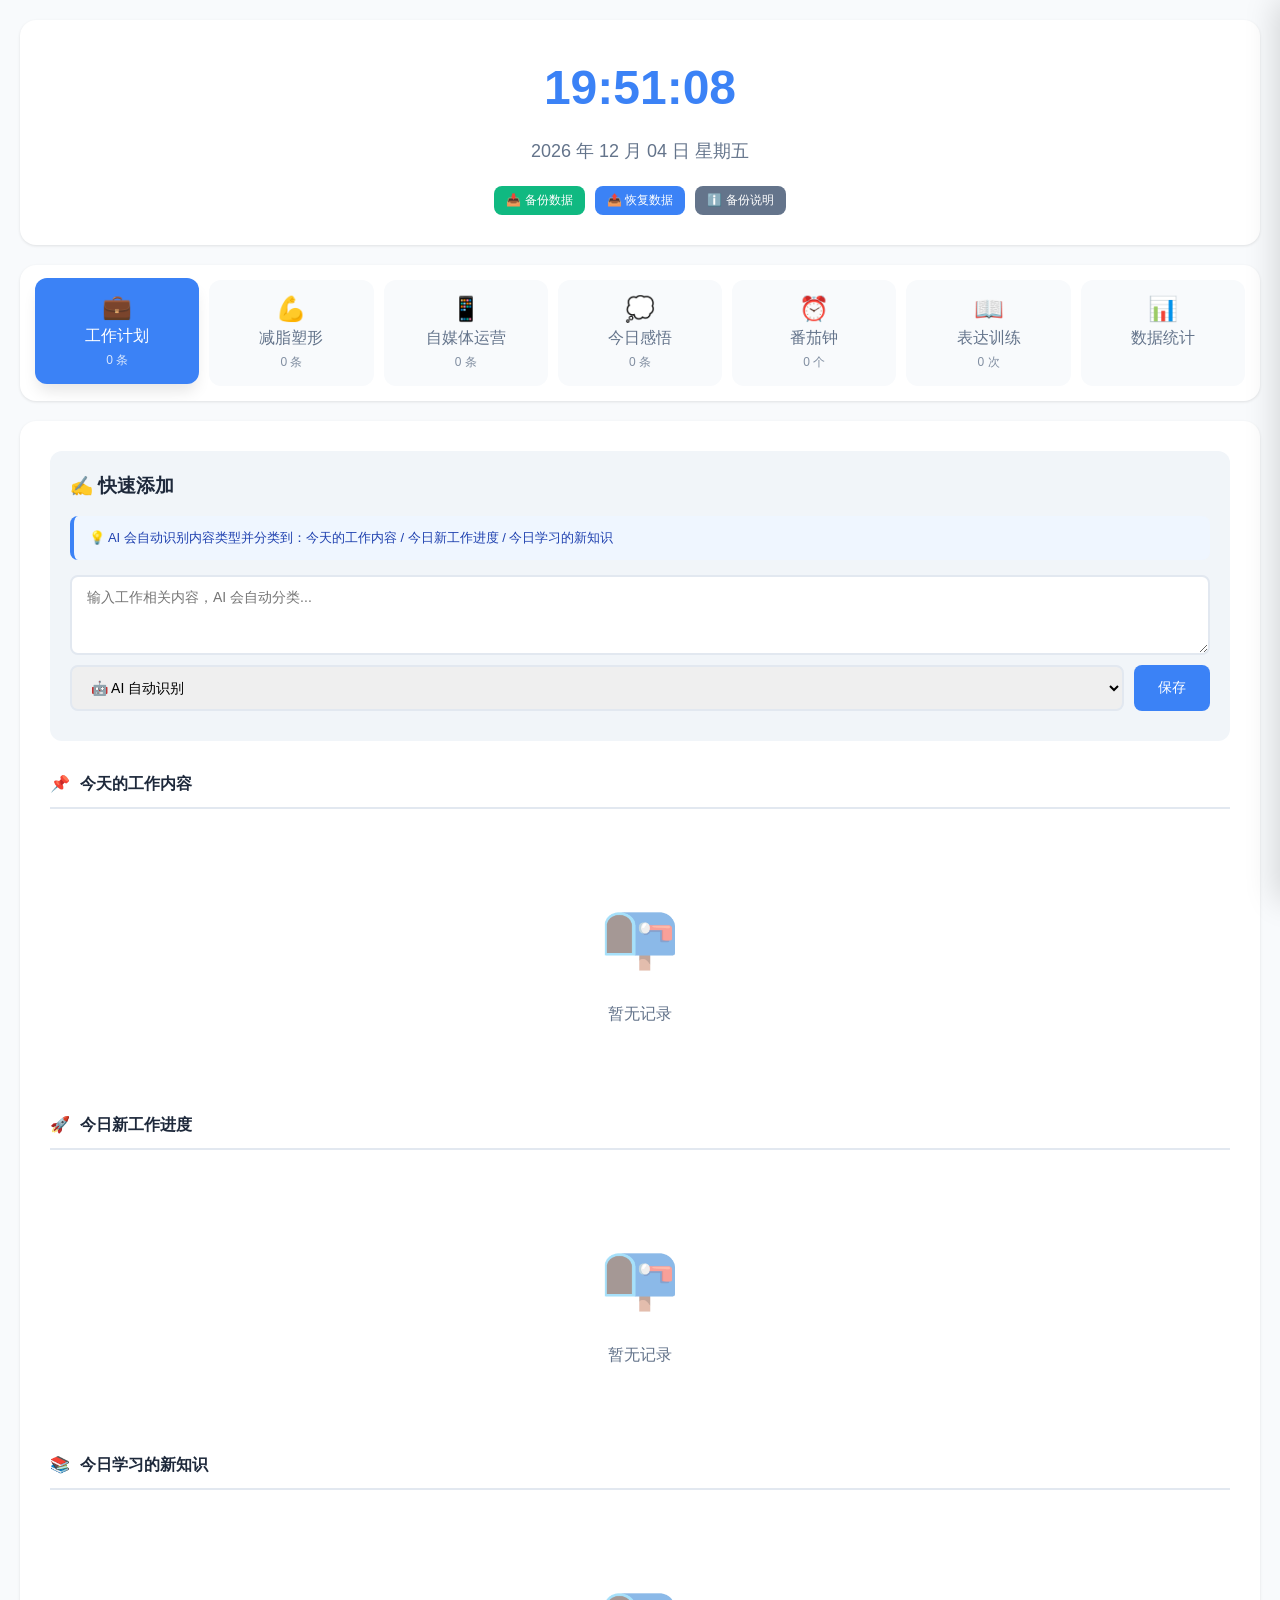
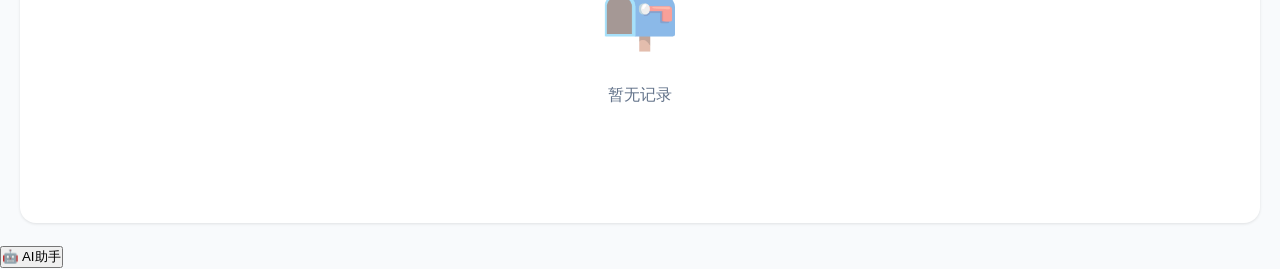
<file: index.html>
<!DOCTYPE html>
<html lang="zh-CN">
<head>
    <meta charset="UTF-8">
    <meta name="viewport" content="width=device-width, initial-scale=1.0">
    <title>个人工作台 v2.2 - AI深度集成版</title>
    
    <!-- AI助手样式（蓝色主题）-->
    <link rel="stylesheet" href="ai-assistant-blue-theme.css">
    <link rel="stylesheet" href="work-kb-integration.css">
    
    <style>
        * {
            margin: 0;
            padding: 0;
            box-sizing: border-box;
        }

        :root {
            --primary-color: #3b82f6;
            --success-color: #10b981;
            --warning-color: #f59e0b;
            --danger-color: #ef4444;
            --bg-primary: #f8fafc;
            --bg-secondary: #ffffff;
            --text-primary: #1e293b;
            --text-secondary: #64748b;
            --border-color: #e2e8f0;
            --shadow: 0 1px 3px rgba(0, 0, 0, 0.1);
            --shadow-lg: 0 10px 15px -3px rgba(0, 0, 0, 0.1);
        }

        body {
            font-family: -apple-system, BlinkMacSystemFont, "Segoe UI", Roboto, "Helvetica Neue", Arial, sans-serif;
            background: var(--bg-primary);
            color: var(--text-primary);
            line-height: 1.6;
        }

        .container {
            max-width: 1400px;
            margin: 0 auto;
            padding: 20px;
        }

        /* 顶部时间区域 */
        .header {
            background: var(--bg-secondary);
            padding: 30px;
            border-radius: 16px;
            box-shadow: var(--shadow);
            margin-bottom: 20px;
            text-align: center;
        }

        .current-time {
            font-size: 48px;
            font-weight: bold;
            color: var(--primary-color);
            margin-bottom: 10px;
        }

        .current-date {
            font-size: 18px;
            color: var(--text-secondary);
        }

        /* Tab 导航 */
        .tabs {
            display: flex;
            gap: 10px;
            margin-bottom: 20px;
            background: var(--bg-secondary);
            padding: 15px;
            border-radius: 16px;
            box-shadow: var(--shadow);
            overflow-x: auto;
        }

        .tab-btn {
            flex: 1;
            min-width: 150px;
            padding: 15px 20px;
            border: none;
            background: var(--bg-primary);
            border-radius: 12px;
            cursor: pointer;
            font-size: 16px;
            font-weight: 500;
            color: var(--text-secondary);
            transition: all 0.3s;
            display: flex;
            flex-direction: column;
            align-items: center;
            gap: 5px;
        }

        .tab-btn:hover {
            background: #e0e7ff;
        }

        .tab-btn.active {
            background: var(--primary-color);
            color: white;
            transform: translateY(-2px);
            box-shadow: var(--shadow-lg);
        }

        .tab-icon {
            font-size: 24px;
        }

        .tab-count {
            font-size: 12px;
            opacity: 0.8;
        }

        /* Tab 内容区域 */
        .tab-content {
            display: none;
            background: var(--bg-secondary);
            border-radius: 16px;
            padding: 30px;
            box-shadow: var(--shadow);
            min-height: 600px;
        }

        .tab-content.active {
            display: block;
            animation: fadeIn 0.3s;
        }

        @keyframes fadeIn {
            from { opacity: 0; transform: translateY(10px); }
            to { opacity: 1; transform: translateY(0); }
        }

        @keyframes bounce {
            0%, 100% { transform: translateY(0); }
            50% { transform: translateY(-10px); }
        }

        @keyframes pulse {
            0%, 100% { transform: scale(1); }
            50% { transform: scale(1.05); }
        }

        @keyframes slideIn {
            from { opacity: 0; transform: translateX(-20px); }
            to { opacity: 1; transform: translateX(0); }
        }

        /* 快速输入区域 */
        .quick-input {
            margin-bottom: 30px;
            padding: 20px;
            background: #f1f5f9;
            border-radius: 12px;
        }

        .quick-input h3 {
            margin-bottom: 15px;
            color: var(--text-primary);
        }

        .input-group {
            display: flex;
            gap: 10px;
            margin-bottom: 10px;
        }

        .input-group input,
        .input-group textarea,
        .input-group select {
            flex: 1;
            padding: 12px 15px;
            border: 2px solid var(--border-color);
            border-radius: 8px;
            font-size: 14px;
            font-family: inherit;
            transition: border-color 0.3s;
        }

        .input-group input:focus,
        .input-group textarea:focus,
        .input-group select:focus {
            outline: none;
            border-color: var(--primary-color);
        }

        .input-group textarea {
            resize: vertical;
            min-height: 80px;
        }

        .btn {
            padding: 12px 24px;
            border: none;
            border-radius: 8px;
            cursor: pointer;
            font-size: 14px;
            font-weight: 500;
            transition: all 0.3s;
        }

        .btn-primary {
            background: var(--primary-color);
            color: white;
        }

        .btn-primary:hover {
            background: #2563eb;
            transform: translateY(-2px);
            box-shadow: var(--shadow);
        }

        .btn-success {
            background: var(--success-color);
            color: white;
        }

        .btn-success:hover {
            background: #059669;
        }

        .btn-sm {
            padding: 6px 12px;
            font-size: 12px;
        }

        .btn-danger {
            background: var(--danger-color);
            color: white;
        }

        .btn-danger:hover {
            background: #dc2626;
        }

        /* 工作计划区 */
        .work-section {
            margin-bottom: 25px;
        }

        .work-section h4 {
            margin-bottom: 15px;
            padding-bottom: 10px;
            border-bottom: 2px solid var(--border-color);
            display: flex;
            align-items: center;
            gap: 10px;
        }

        .work-item {
            display: flex;
            justify-content: space-between;
            align-items: center;
            padding: 12px 15px;
            background: var(--bg-primary);
            border-radius: 8px;
            margin-bottom: 10px;
            border-left: 4px solid var(--primary-color);
        }

        .work-item-content {
            flex: 1;
        }

        .work-item-time {
            color: var(--text-secondary);
            font-size: 12px;
            margin-right: 10px;
        }

        /* 健身管理 */
        .fitness-grid {
            display: grid;
            grid-template-columns: repeat(auto-fit, minmax(200px, 1fr));
            gap: 15px;
            margin-bottom: 20px;
        }

        .fitness-card {
            background: var(--bg-primary);
            padding: 15px;
            border-radius: 8px;
            text-align: center;
        }

        .fitness-card-icon {
            font-size: 32px;
            margin-bottom: 10px;
        }

        .fitness-card-label {
            font-size: 12px;
            color: var(--text-secondary);
            margin-bottom: 5px;
        }

        .fitness-card-value {
            font-size: 24px;
            font-weight: bold;
            color: var(--primary-color);
        }

        /* 记录列表 */
        .record-list {
            margin-top: 20px;
        }

        .record-item {
            display: flex;
            justify-content: space-between;
            align-items: center;
            padding: 15px;
            background: var(--bg-primary);
            border-radius: 8px;
            margin-bottom: 10px;
        }

        .record-info {
            flex: 1;
        }

        .record-title {
            font-weight: 500;
            margin-bottom: 5px;
        }

        .record-details {
            font-size: 12px;
            color: var(--text-secondary);
        }

        /* 番茄钟 */
        .pomodoro-timer {
            text-align: center;
            padding: 40px;
        }

        .timer-display {
            font-size: 72px;
            font-weight: bold;
            color: var(--primary-color);
            margin-bottom: 30px;
            font-family: 'Courier New', monospace;
        }

        .timer-controls {
            display: flex;
            gap: 15px;
            justify-content: center;
            margin-bottom: 30px;
        }

        .timer-stats {
            display: grid;
            grid-template-columns: repeat(2, 1fr);
            gap: 20px;
            max-width: 400px;
            margin: 0 auto;
        }

        /* 统计看板 */
        .stats-grid {
            display: grid;
            grid-template-columns: repeat(auto-fit, minmax(250px, 1fr));
            gap: 20px;
            margin-bottom: 30px;
        }

        .stat-card {
            background: linear-gradient(135deg, var(--primary-color), #6366f1);
            color: white;
            padding: 25px;
            border-radius: 12px;
            box-shadow: var(--shadow-lg);
        }

        .stat-card-title {
            font-size: 14px;
            opacity: 0.9;
            margin-bottom: 10px;
        }

        .stat-card-value {
            font-size: 36px;
            font-weight: bold;
            margin-bottom: 10px;
        }

        .stat-card-trend {
            font-size: 12px;
            opacity: 0.8;
        }

        /* 空状态 */
        .empty-state {
            text-align: center;
            padding: 60px 20px;
            color: var(--text-secondary);
        }

        .empty-state-icon {
            font-size: 64px;
            margin-bottom: 15px;
            opacity: 0.5;
        }

        /* 响应式 */
        @media (max-width: 768px) {
            .container {
                padding: 10px;
            }

            .current-time {
                font-size: 36px;
            }

            .tabs {
                flex-wrap: nowrap;
                overflow-x: auto;
            }

            .tab-btn {
                min-width: 120px;
            }

            .timer-display {
                font-size: 48px;
            }

            /* 打卡卡片手机适配 */
            #checkinCard {
                padding: 20px !important;
            }

            /* 成长曲线手机适配 */
            #growthCard {
                padding: 20px !important;
            }

            /* 成长数据网格改为单列 */
            #growthCard > div > div[style*="grid-template-columns"] {
                grid-template-columns: 1fr !important;
            }
        }

        /* AI 提示 */
        .ai-hint {
            background: #eff6ff;
            border-left: 4px solid var(--primary-color);
            padding: 12px 15px;
            border-radius: 8px;
            margin-bottom: 15px;
            font-size: 13px;
            color: #1e40af;
        }

        /* ========== v2.1 美化版新增样式 ========== */
        
        /* 新增CSS变量 */
        :root {
            --text-tertiary: #94a3b8;
            --bg-card: #f8fafc;
            --shadow-sm: 0 1px 2px rgba(0, 0, 0, 0.05);
            --shadow-md: 0 4px 6px rgba(0, 0, 0, 0.1);
            --radius-sm: 8px;
            --radius-md: 12px;
            --radius-lg: 16px;
        }

        /* 打卡卡片（美化版）*/
        .checkin-card {
            background: linear-gradient(135deg, #f8fafc 0%, #e8f3ff 100%);
            padding: 24px;
            border-radius: var(--radius-lg);
            margin-bottom: 25px;
            border: 1px solid var(--border-color);
            box-shadow: var(--shadow-sm);
        }

        .checkin-header {
            display: flex;
            align-items: center;
            gap: 12px;
            margin-bottom: 20px;
        }

        .checkin-header h3 {
            font-size: 18px;
            font-weight: 600;
            color: var(--text-primary);
        }

        .checkin-stats {
            display: grid;
            grid-template-columns: repeat(3, 1fr);
            gap: 20px;
        }

        .checkin-stat-item {
            text-align: center;
            padding: 16px;
            background: white;
            border-radius: var(--radius-md);
            box-shadow: var(--shadow-sm);
        }

        .checkin-stat-label {
            font-size: 13px;
            color: var(--text-secondary);
            margin-bottom: 8px;
        }

        .checkin-stat-value {
            font-size: 28px;
            font-weight: 700;
            color: var(--primary-color);
            display: flex;
            align-items: center;
            justify-content: center;
            gap: 6px;
        }

        .checkin-week-progress {
            display: flex;
            gap: 8px;
            justify-content: center;
            margin-top: 8px;
        }

        .checkin-day-dot {
            width: 32px;
            height: 32px;
            border-radius: 50%;
            background: #e2e8f0;
            display: flex;
            align-items: center;
            justify-content: center;
            font-size: 16px;
        }

        .checkin-day-dot.checked {
            background: linear-gradient(135deg, #10b981 0%, #059669 100%);
        }

        /* 成长曲线（美化版）*/
        .growth-card {
            background: white;
            padding: 28px;
            border-radius: var(--radius-lg);
            margin-bottom: 25px;
            border: 1px solid var(--border-color);
            box-shadow: var(--shadow-sm);
        }

        .growth-header {
            display: flex;
            justify-content: space-between;
            align-items: center;
            margin-bottom: 24px;
        }

        .growth-header h3 {
            font-size: 18px;
            font-weight: 600;
            color: var(--text-primary);
        }

        .growth-period {
            font-size: 13px;
            color: var(--text-secondary);
            background: var(--bg-card);
            padding: 6px 12px;
            border-radius: var(--radius-sm);
        }

        .growth-metrics {
            display: grid;
            grid-template-columns: repeat(4, 1fr);
            gap: 16px;
            margin-bottom: 20px;
        }

        .growth-metric {
            text-align: center;
            padding: 20px;
            background: var(--bg-card);
            border-radius: var(--radius-md);
            border: 1px solid var(--border-color);
            transition: all 0.2s ease;
        }

        .growth-metric:hover {
            box-shadow: var(--shadow-md);
            transform: translateY(-2px);
        }

        .growth-metric-icon {
            font-size: 28px;
            margin-bottom: 8px;
        }

        .growth-metric-label {
            font-size: 12px;
            color: var(--text-secondary);
            margin-bottom: 6px;
        }

        .growth-metric-value {
            font-size: 24px;
            font-weight: 700;
            margin-bottom: 4px;
        }

        .growth-metric-value.up {
            color: var(--success-color);
        }

        .growth-metric-value.down {
            color: var(--danger-color);
        }

        .growth-metric-value.neutral {
            color: var(--text-tertiary);
        }

        .growth-metric-change {
            font-size: 13px;
            font-weight: 600;
        }

        .growth-insights {
            background: linear-gradient(135deg, #fef3c7 0%, #fde68a 100%);
            padding: 16px 20px;
            border-radius: var(--radius-md);
            border-left: 4px solid var(--warning-color);
        }

        .growth-insights-title {
            font-size: 14px;
            font-weight: 600;
            color: #78350f;
            margin-bottom: 8px;
        }

        .growth-insights-list {
            font-size: 13px;
            color: #92400e;
            line-height: 1.8;
        }

        /* 按钮组（美化版）*/
        .action-buttons {
            display: flex;
            gap: 12px;
            align-items: center;
        }

        .action-buttons .btn-main {
            flex: 2;
            padding: 16px 32px;
            font-size: 16px;
            font-weight: 600;
            background: linear-gradient(135deg, #3b82f6 0%, #2563eb 100%);
            color: white;
            box-shadow: var(--shadow-md);
            border-radius: var(--radius-md);
        }

        .action-buttons .btn-main:hover {
            box-shadow: var(--shadow-lg);
            transform: translateY(-2px);
        }

        .action-buttons .btn-secondary {
            flex: 1;
            background: white;
            color: var(--text-primary);
            border: 1px solid var(--border-color);
        }

        .action-buttons .btn-secondary:hover {
            background: var(--bg-card);
            border-color: var(--primary-color);
        }

        .btn-icon {
            width: 40px;
            height: 40px;
            padding: 0;
            border-radius: var(--radius-sm);
            background: var(--bg-card);
            color: var(--text-secondary);
            display: inline-flex;
            align-items: center;
            justify-content: center;
        }

        .btn-icon:hover {
            background: var(--primary-color);
            color: white;
        }

        /* 响应式（美化版补充）*/
        @media (max-width: 768px) {
            .checkin-stats {
                grid-template-columns: 1fr;
                gap: 12px;
            }

            .growth-metrics {
                grid-template-columns: 1fr;
                gap: 12px;
            }

            .action-buttons {
                flex-direction: column;
            }

            .action-buttons .btn-main,
            .action-buttons .btn-secondary,
            .action-buttons .btn-icon {
                flex: 1;
                width: 100%;
            }

            .checkin-day-dot {
                width: 28px;
                height: 28px;
                font-size: 14px;
            }

            /* 手机端数据输入改为 2 列 */
            .input-group[style*="grid-template-columns: repeat(3, 1fr)"] {
                grid-template-columns: repeat(2, 1fr) !important;
            }

            /* 打卡卡片手机端内边距 */
            .checkin-card {
                padding: 20px !important;
            }

            /* 成长曲线手机端内边距 */
            .growth-card {
                padding: 20px !important;
            }

            /* 成长数据卡片手机端优化 */
            .growth-metric {
                padding: 16px !important;
            }

            /* 本周进度圆点间距调整 */
            .checkin-week-progress {
                gap: 6px !important;
            }
        }
    </style>
</head>
<body>
    <div class="container">
        <!-- 头部时间 -->
        <div class="header">
            <div class="current-time" id="currentTime">--:--:--</div>
            <div class="current-date" id="currentDate">---- 年 -- 月 -- 日</div>
            <div style="margin-top: 20px; display: flex; gap: 10px; justify-content: center; flex-wrap: wrap;">
                <button class="btn btn-sm" onclick="exportAllData()" style="background: #10b981; color: white;">
                    📥 备份数据
                </button>
                <button class="btn btn-sm" onclick="importAllData()" style="background: #3b82f6; color: white;">
                    📤 恢复数据
                </button>
                <button class="btn btn-sm" onclick="showBackupTip()" style="background: #64748b; color: white;">
                    ℹ️ 备份说明
                </button>
            </div>
        </div>

        <!-- Tab 导航 -->
        <div class="tabs">
            <button class="tab-btn active" onclick="switchTab('work')" id="tab-work">
                <span class="tab-icon">💼</span>
                <span>工作计划</span>
                <span class="tab-count" id="work-count">0 条</span>
            </button>
            <button class="tab-btn" onclick="switchTab('fitness')" id="tab-fitness">
                <span class="tab-icon">💪</span>
                <span>减脂塑形</span>
                <span class="tab-count" id="fitness-count">0 条</span>
            </button>
            <button class="tab-btn" onclick="switchTab('media')" id="tab-media">
                <span class="tab-icon">📱</span>
                <span>自媒体运营</span>
                <span class="tab-count" id="media-count">0 条</span>
            </button>
            <button class="tab-btn" onclick="switchTab('reflection')" id="tab-reflection">
                <span class="tab-icon">💭</span>
                <span>今日感悟</span>
                <span class="tab-count" id="reflection-count">0 条</span>
            </button>
            <button class="tab-btn" onclick="switchTab('pomodoro')" id="tab-pomodoro">
                <span class="tab-icon">⏰</span>
                <span>番茄钟</span>
                <span class="tab-count" id="pomodoro-count">0 个</span>
            </button>
            <button class="tab-btn" onclick="switchTab('expression')" id="tab-expression">
                <span class="tab-icon">📖</span>
                <span>表达训练</span>
                <span class="tab-count" id="expression-count">0 次</span>
            </button>
            <button class="tab-btn" onclick="switchTab('stats')" id="tab-stats">
                <span class="tab-icon">📊</span>
                <span>数据统计</span>
            </button>
        </div>

        <!-- Tab 内容：工作计划 -->
        <div id="content-work" class="tab-content active">
            <div class="quick-input">
                <h3>✍️ 快速添加</h3>
                <div class="ai-hint">
                    💡 AI 会自动识别内容类型并分类到：今天的工作内容 / 今日新工作进度 / 今日学习的新知识
                </div>
                <div class="input-group">
                    <textarea id="workInput" placeholder="输入工作相关内容，AI 会自动分类..."></textarea>
                </div>
                <div class="input-group">
                    <select id="workTypeManual">
                        <option value="auto">🤖 AI 自动识别</option>
                        <option value="task">📌 今天的工作内容</option>
                        <option value="progress">🚀 今日新工作进度</option>
                        <option value="learning">📚 今日学习的新知识</option>
                    </select>
                    <button class="btn btn-primary" onclick="addWorkItem()">保存</button>
                </div>
            </div>

            <div class="work-section">
                <h4><span>📌</span> 今天的工作内容</h4>
                <div id="workTaskList"></div>
            </div>

            <div class="work-section">
                <h4><span>🚀</span> 今日新工作进度</h4>
                <div id="workProgressList"></div>
            </div>

            <div class="work-section">
                <h4><span>📚</span> 今日学习的新知识</h4>
                <div id="workLearningList"></div>
            </div>
        </div>

        <!-- Tab 内容：减脂塑形 -->
        <div id="content-fitness" class="tab-content">
            <div class="quick-input">
                <h3>🏃 添加运动记录</h3>
                <div class="input-group">
                    <select id="exerciseType">
                        <option value="running">🏃 跑步</option>
                        <option value="gym">🏋️ 健身房</option>
                        <option value="yoga">🧘 瑜伽</option>
                        <option value="swimming">🏊 游泳</option>
                        <option value="cycling">🚴 骑行</option>
                        <option value="walking">🚶 步行</option>
                        <option value="other">其他</option>
                    </select>
                    <input type="number" id="exerciseDuration" placeholder="时长(分钟)" min="1">
                    <input type="number" id="exerciseCalories" placeholder="消耗卡路里" min="1">
                    <button class="btn btn-success" onclick="addExercise()">添加</button>
                </div>
            </div>

            <div class="fitness-grid">
                <div class="fitness-card">
                    <div class="fitness-card-icon">🏃</div>
                    <div class="fitness-card-label">今日运动</div>
                    <div class="fitness-card-value" id="todayExerciseCount">0</div>
                </div>
                <div class="fitness-card">
                    <div class="fitness-card-icon">⏱️</div>
                    <div class="fitness-card-label">运动时长</div>
                    <div class="fitness-card-value" id="todayExerciseTime">0 分</div>
                </div>
                <div class="fitness-card">
                    <div class="fitness-card-icon">🔥</div>
                    <div class="fitness-card-label">消耗卡路里</div>
                    <div class="fitness-card-value" id="todayCalories">0</div>
                </div>
                <div class="fitness-card">
                    <div class="fitness-card-icon">⚖️</div>
                    <div class="fitness-card-label">目标完成</div>
                    <div class="fitness-card-value" id="fitnessProgress">0%</div>
                </div>
            </div>

            <div class="record-list">
                <h4 style="margin-bottom: 15px;">📋 运动记录</h4>
                <div id="exerciseList"></div>
            </div>
        </div>

        <!-- Tab 内容：自媒体运营 -->
        <div id="content-media" class="tab-content">
            <!-- 打卡卡片（美化版）-->
            <div class="checkin-card">
                <div class="checkin-header">
                    <h3>📅 每日打卡</h3>
                </div>
                <div class="checkin-stats">
                    <div class="checkin-stat-item">
                        <div class="checkin-stat-label">连续打卡</div>
                        <div class="checkin-stat-value" id="continuousDays">
                            <span>🔥</span>
                            <span>0</span>
                            <span style="font-size: 16px; font-weight: 500;">天</span>
                        </div>
                    </div>
                    <div class="checkin-stat-item">
                        <div class="checkin-stat-label">本周进度</div>
                        <div class="checkin-week-progress" id="weekProgress">
                            <!-- 动态生成 -->
                        </div>
                    </div>
                    <div class="checkin-stat-item">
                        <div class="checkin-stat-label">累计打卡</div>
                        <div class="checkin-stat-value" id="totalDays">
                            <span>📊</span>
                            <span>0</span>
                            <span style="font-size: 16px; font-weight: 500;">天</span>
                        </div>
                    </div>
                </div>
            </div>

            <!-- 成长曲线（美化版）-->
            <div class="growth-card">
                <div class="growth-header">
                    <h3>📈 成长曲线</h3>
                    <div class="growth-period">本周 vs 上周</div>
                </div>
                <div class="growth-metrics" id="growthMetrics">
                    <!-- 动态生成 -->
                </div>
                <div class="growth-insights" id="growthInsights" style="display: none;">
                    <div class="growth-insights-title">💡 智能洞察</div>
                    <div class="growth-insights-list" id="insightsList">
                        <!-- 动态生成 -->
                    </div>
                </div>
            </div>

            <!-- 快速输入区域 -->
            <div class="quick-input">
                <h3>📝 发布记录</h3>
                <div class="ai-hint">
                    💡 记录每次发布的内容和数据，AI 会帮你分析趋势和给出建议
                </div>

                <div class="input-group">
                    <select id="mediaPlatform">
                        <option value="xiaohongshu">📕 小红书</option>
                        <option value="douyin">📹 抖音</option>
                        <option value="bilibili">📺 B站</option>
                        <option value="weixin">💬 公众号</option>
                        <option value="weibo">🔶 微博</option>
                        <option value="zhihu">💡 知乎</option>
                    </select>
                    <select id="mediaContentType">
                        <option value="life">🌈 生活记录</option>
                        <option value="knowledge">📚 知识分享</option>
                        <option value="product">🛍️ 好物推荐</option>
                        <option value="tutorial">🎓 教程攻略</option>
                        <option value="vlog">🎬 Vlog</option>
                        <option value="other">🔖 其他</option>
                    </select>
                </div>

                <div class="input-group">
                    <input type="text" id="mediaTitle" placeholder="📝 标题（必填）">
                </div>

                <div class="input-group">
                    <textarea id="mediaContent" placeholder="✍️ 内容描述（选填）"></textarea>
                </div>

                <div class="input-group">
                    <input type="datetime-local" id="mediaPublishTime">
                </div>

                <div class="input-group" style="display: grid; grid-template-columns: repeat(3, 1fr); gap: 12px;">
                    <input type="number" id="mediaViews" placeholder="👁️ 阅读量" min="0">
                    <input type="number" id="mediaLikes" placeholder="👍 点赞数" min="0">
                    <input type="number" id="mediaCollects" placeholder="⭐ 收藏数" min="0">
                    <input type="number" id="mediaComments" placeholder="💬 评论数" min="0">
                    <input type="number" id="mediaShares" placeholder="🔄 分享数" min="0">
                    <input type="number" id="mediaFollows" placeholder="➕ 涨粉数" min="0">
                </div>

                <!-- 操作按钮（美化版）-->
                <div class="action-buttons">
                    <button class="btn btn-main" onclick="saveAndCheckin()">
                        ✨ 保存并打卡
                    </button>
                    <button class="btn btn-secondary" onclick="saveMediaRecord()">
                        💾 仅保存
                    </button>
                    <button class="btn btn-secondary" onclick="analyzeWithAI()">
                        🤖 AI 分析
                    </button>
                    <button class="btn btn-icon" onclick="showAPIKeySettings()" title="API 设置">
                        ⚙️
                    </button>
                </div>
            </div>

            <!-- AI 分析结果区 -->
            <div id="aiAnalysisResult" style="display: none; margin-top: 30px;">
                <h3 style="margin-bottom: 15px;">🤖 AI 智能分析报告</h3>
                <div id="analysisContent" style="
                    background: var(--bg-primary);
                    padding: 20px;
                    border-radius: 12px;
                    border-left: 4px solid var(--primary-color);
                    line-height: 1.8;
                "></div>
            </div>

            <!-- 历史记录 -->
            <div class="record-list" style="margin-top: 30px;">
                <h4 style="margin-bottom: 16px; font-size: 16px; font-weight: 600;">📋 发布历史</h4>
                <div id="mediaList"></div>
            </div>
        </div>

        <!-- Tab 内容：今日感悟 -->
        <div id="content-reflection" class="tab-content">
            <div class="quick-input">
                <h3>💭 记录今日感悟</h3>
                <div class="ai-hint">
                    💡 记录每日的反思、成长、收获和进步
                </div>
                <div class="input-group">
                    <textarea id="reflectionInput" placeholder="今天有什么收获、感悟或进步..."></textarea>
                </div>
                <div class="input-group">
                    <button class="btn btn-primary" onclick="addReflection()">保存</button>
                </div>
            </div>

            <div class="record-list">
                <div id="reflectionList"></div>
            </div>
        </div>

        <!-- Tab 内容：番茄钟 -->
        <div id="content-pomodoro" class="tab-content">
            <div class="pomodoro-timer">
                <div class="timer-display" id="timerDisplay">25:00</div>
                <div class="timer-controls">
                    <button class="btn btn-success" onclick="startTimer()">▶️ 开始</button>
                    <button class="btn btn-primary" onclick="pauseTimer()">⏸️ 暂停</button>
                    <button class="btn btn-danger" onclick="resetTimer()">🔄 重置</button>
                </div>
                <div class="timer-stats">
                    <div class="fitness-card">
                        <div class="fitness-card-label">今日完成</div>
                        <div class="fitness-card-value" id="pomodoroCount">0</div>
                    </div>
                    <div class="fitness-card">
                        <div class="fitness-card-label">专注时长</div>
                        <div class="fitness-card-value" id="focusTime">0 分</div>
                    </div>
                </div>
            </div>
        </div>

        <!-- Tab 内容：表达训练 -->
        <div id="content-expression" class="tab-content">
            <div class="quick-input">
                <h3>📖 表达能力训练</h3>
                <div class="ai-hint">
                    💡 阅读故事后，用自己的话重述，训练表达能力。左右对比原文和你的表述，AI 会给出点评建议。
                </div>
                <div style="text-align: center; margin-bottom: 20px;">
                    <button class="btn btn-primary" onclick="loadNewStory()">📚 加载新故事</button>
                </div>
            </div>

            <!-- 故事显示区 -->
            <div id="storySection" style="display: none;">
                <div style="margin-bottom: 20px;">
                    <h4 id="storyTitle" style="margin-bottom: 10px; color: var(--primary-color);"></h4>
                    <div style="display: flex; gap: 20px; margin-bottom: 15px;">
                        <button class="btn btn-sm btn-primary" onclick="toggleStoryVisibility()">
                            <span id="toggleStoryBtn">👁️ 隐藏故事</span>
                        </button>
                        <span style="color: var(--text-secondary); font-size: 14px;">
                            <span id="storyWordCount">0</span> 字
                        </span>
                    </div>
                    <div id="storyContent" style="
                        background: var(--bg-primary);
                        padding: 20px;
                        border-radius: 8px;
                        line-height: 2;
                        font-size: 16px;
                        border-left: 4px solid var(--primary-color);
                    "></div>
                </div>

                <!-- 重述输入区 -->
                <div style="margin-bottom: 20px;">
                    <h4 style="margin-bottom: 15px;">✍️ 用你自己的话重述</h4>
                    <textarea id="retellingInput" 
                        placeholder="阅读故事后，用自己的话重新讲述这个故事..." 
                        style="
                            width: 100%;
                            min-height: 200px;
                            padding: 15px;
                            border: 2px solid var(--border-color);
                            border-radius: 8px;
                            font-size: 15px;
                            line-height: 1.8;
                            resize: vertical;
                        "
                    ></textarea>
                    <div style="margin-top: 10px; color: var(--text-secondary); font-size: 14px;">
                        已输入：<span id="retellingWordCount">0</span> 字
                    </div>
                </div>

                <!-- 操作按钮 -->
                <div style="display: flex; gap: 10px; margin-bottom: 20px;">
                    <button class="btn btn-success" onclick="submitRetelling()">✅ 提交重述</button>
                    <button class="btn btn-primary" onclick="showComparison()">🔄 对比查看</button>
                    <button class="btn btn-danger" onclick="clearRetelling()">🗑️ 清空重述</button>
                </div>

                <!-- 对比显示区 -->
                <div id="comparisonSection" style="display: none; margin-top: 30px;">
                    <h4 style="margin-bottom: 15px;">📊 左右对比</h4>
                    <div style="display: grid; grid-template-columns: 1fr 1fr; gap: 20px;">
                        <div>
                            <h5 style="margin-bottom: 10px; color: var(--primary-color);">📖 原故事</h5>
                            <div id="comparisonOriginal" style="
                                background: var(--bg-primary);
                                padding: 15px;
                                border-radius: 8px;
                                line-height: 1.8;
                                max-height: 400px;
                                overflow-y: auto;
                                border-left: 4px solid var(--primary-color);
                            "></div>
                        </div>
                        <div>
                            <h5 style="margin-bottom: 10px; color: var(--success-color);">✍️ 你的重述</h5>
                            <div id="comparisonRetelling" style="
                                background: var(--bg-primary);
                                padding: 15px;
                                border-radius: 8px;
                                line-height: 1.8;
                                max-height: 400px;
                                overflow-y: auto;
                                border-left: 4px solid var(--success-color);
                            "></div>
                        </div>
                    </div>

                    <!-- AI 点评区 -->
                    <div id="aiReviewSection" style="margin-top: 20px; display: none;">
                        <h5 style="margin-bottom: 10px; color: var(--warning-color);">🤖 AI 智能点评</h5>
                        <div id="aiReview" style="
                            background: #fffbeb;
                            padding: 15px;
                            border-radius: 8px;
                            border-left: 4px solid var(--warning-color);
                            line-height: 1.8;
                        "></div>
                    </div>
                </div>
            </div>

            <!-- 训练记录 -->
            <div class="record-list" style="margin-top: 30px;">
                <h4 style="margin-bottom: 15px;">📋 训练记录</h4>
                <div id="expressionHistory"></div>
            </div>
        </div>

        <!-- Tab 内容：数据统计 -->
        <div id="content-stats" class="tab-content">
            <h3 style="margin-bottom: 20px;">📊 今日数据概览</h3>
            <div class="stats-grid" id="statsGrid"></div>
        </div>
    </div>

    <!-- AI助手脚本 -->
    <script src="ai-assistant.js"></script>
    <script src="work-kb-integration.js"></script>
    
    <!-- 原有脚本 -->
    <script src="story-api.js"></script>
    <script src="qianwen-api.js"></script>
    <script src="ai-classifier.js"></script>
    <script src="app.js"></script>
</body>
</html>
</file>
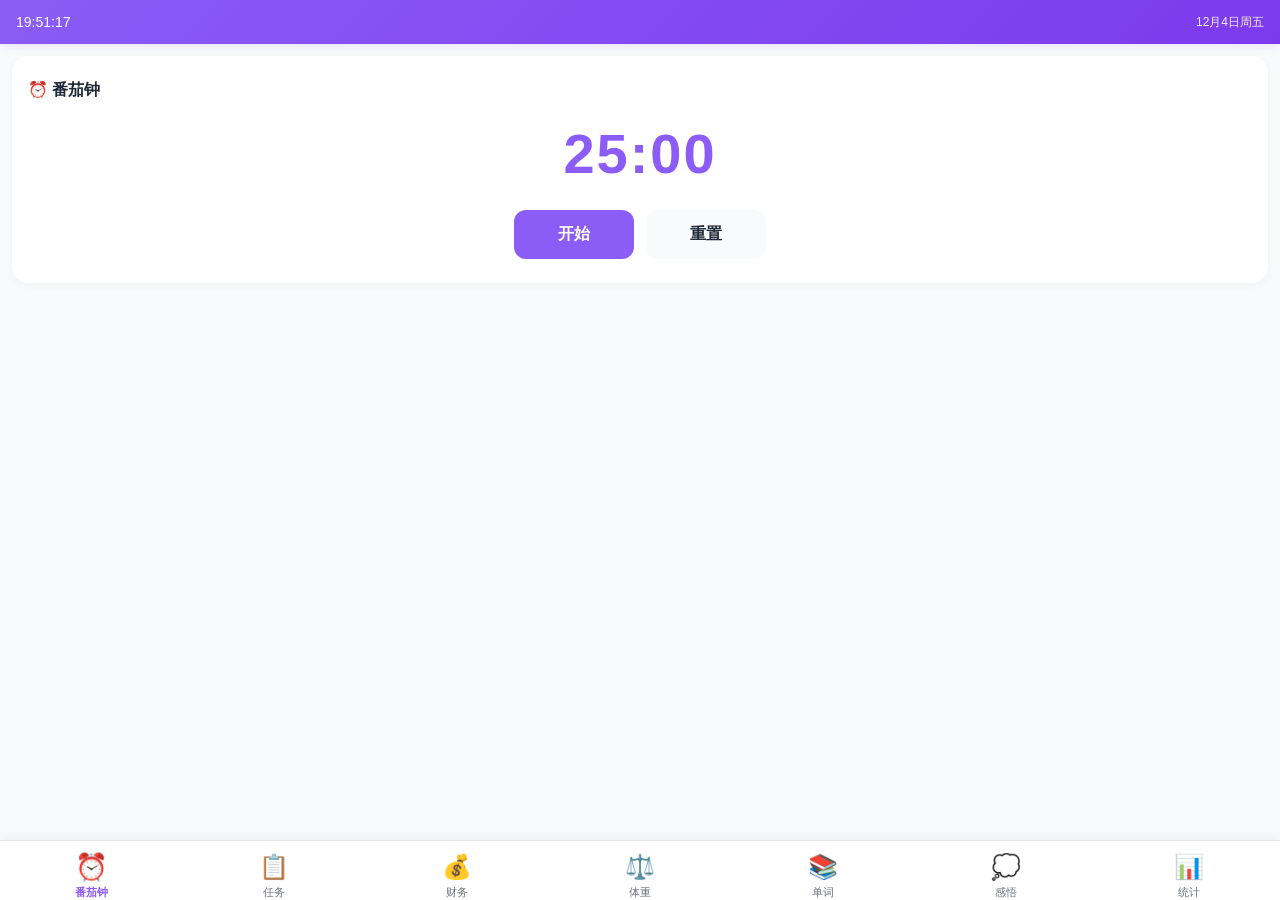
<file: index-mobile.html>
<!DOCTYPE html>
<html lang="zh-CN">
<head>
    <meta charset="UTF-8">
    <meta name="viewport" content="width=device-width, initial-scale=1.0, maximum-scale=1.0, user-scalable=no">
    <meta name="apple-mobile-web-app-capable" content="yes">
    <meta name="apple-mobile-web-app-status-bar-style" content="black-translucent">
    <title>个人工作台 - 移动版</title>
    <style>
        * {
            margin: 0;
            padding: 0;
            box-sizing: border-box;
            -webkit-tap-highlight-color: transparent;
        }

        :root {
            --primary-purple: #8B5CF6;
            --hover-purple: #A78BFA;
            --active-purple: #7C3AED;
            --bg-color: #F9FAFB;
            --card-bg: #FFFFFF;
            --text-primary: #1F2937;
            --text-secondary: #6B7280;
            --border-color: #E5E7EB;
            --success: #10B981;
            --warning: #F59E0B;
            --danger: #EF4444;
            --navbar-height: 60px;
            --safe-area-bottom: env(safe-area-inset-bottom, 0px);
        }

        body {
            font-family: -apple-system, BlinkMacSystemFont, "Segoe UI", Roboto, "Helvetica Neue", Arial, sans-serif;
            background: var(--bg-color);
            color: var(--text-primary);
            overflow-x: hidden;
            padding-bottom: calc(var(--navbar-height) + var(--safe-area-bottom));
        }

        /* 顶部状态栏 */
        .status-bar {
            position: fixed;
            top: 0;
            left: 0;
            right: 0;
            height: 44px;
            background: linear-gradient(135deg, var(--primary-purple), var(--active-purple));
            color: white;
            display: flex;
            align-items: center;
            justify-content: space-between;
            padding: 0 16px;
            z-index: 100;
            box-shadow: 0 2px 8px rgba(139, 92, 246, 0.15);
        }

        .status-time {
            font-size: 14px;
            font-weight: 500;
        }

        .status-date {
            font-size: 12px;
            opacity: 0.9;
        }

        /* 主内容区 */
        .main-content {
            margin-top: 44px;
            padding: 12px;
            min-height: calc(100vh - 44px - var(--navbar-height));
        }

        /* 页面容器 */
        .page {
            display: none;
            animation: fadeIn 0.3s ease;
        }

        .page.active {
            display: block;
        }

        @keyframes fadeIn {
            from { opacity: 0; transform: translateY(10px); }
            to { opacity: 1; transform: translateY(0); }
        }

        /* 卡片样式 */
        .card {
            background: var(--card-bg);
            border-radius: 16px;
            padding: 16px;
            margin-bottom: 12px;
            box-shadow: 0 2px 8px rgba(0, 0, 0, 0.04);
        }

        .card-title {
            font-size: 16px;
            font-weight: 600;
            margin-bottom: 12px;
            color: var(--text-primary);
            display: flex;
            align-items: center;
            gap: 8px;
        }

        /* 番茄钟 */
        .pomodoro-timer {
            text-align: center;
            padding: 24px 16px;
        }

        .timer-display {
            font-size: 56px;
            font-weight: 700;
            color: var(--primary-purple);
            font-variant-numeric: tabular-nums;
            margin: 20px 0;
            letter-spacing: 2px;
        }

        .timer-controls {
            display: flex;
            gap: 12px;
            justify-content: center;
            margin-top: 24px;
        }

        .timer-btn {
            flex: 1;
            max-width: 120px;
            padding: 14px 24px;
            border: none;
            border-radius: 12px;
            font-size: 16px;
            font-weight: 600;
            cursor: pointer;
            transition: all 0.2s;
        }

        .timer-btn.primary {
            background: var(--primary-purple);
            color: white;
        }

        .timer-btn.primary:active {
            background: var(--active-purple);
            transform: scale(0.95);
        }

        .timer-btn.secondary {
            background: var(--bg-color);
            color: var(--text-primary);
        }

        /* 任务列表 */
        .task-input-group {
            display: flex;
            gap: 8px;
            margin-bottom: 16px;
        }

        .task-input {
            flex: 1;
            padding: 12px 16px;
            border: 2px solid var(--border-color);
            border-radius: 12px;
            font-size: 15px;
            outline: none;
            transition: border-color 0.2s;
        }

        .task-input:focus {
            border-color: var(--primary-purple);
        }

        .add-btn {
            padding: 12px 20px;
            background: var(--primary-purple);
            color: white;
            border: none;
            border-radius: 12px;
            font-size: 24px;
            font-weight: 300;
            cursor: pointer;
            transition: all 0.2s;
        }

        .add-btn:active {
            background: var(--active-purple);
            transform: scale(0.95);
        }

        .task-list {
            list-style: none;
        }

        .task-item {
            display: flex;
            align-items: center;
            gap: 12px;
            padding: 14px;
            background: var(--bg-color);
            border-radius: 12px;
            margin-bottom: 8px;
            transition: all 0.2s;
        }

        .task-item:active {
            transform: scale(0.98);
        }

        .task-checkbox {
            width: 22px;
            height: 22px;
            border: 2px solid var(--border-color);
            border-radius: 50%;
            flex-shrink: 0;
            cursor: pointer;
            transition: all 0.2s;
        }

        .task-item.completed .task-checkbox {
            background: var(--success);
            border-color: var(--success);
            position: relative;
        }

        .task-item.completed .task-checkbox::after {
            content: '✓';
            color: white;
            font-size: 14px;
            position: absolute;
            top: 50%;
            left: 50%;
            transform: translate(-50%, -50%);
        }

        .task-text {
            flex: 1;
            font-size: 15px;
            word-break: break-word;
        }

        .task-item.completed .task-text {
            text-decoration: line-through;
            opacity: 0.5;
        }

        .task-delete {
            color: var(--danger);
            font-size: 20px;
            cursor: pointer;
            padding: 4px 8px;
        }

        /* 财务记录 */
        .finance-input-group {
            display: grid;
            grid-template-columns: 1fr 1fr;
            gap: 8px;
            margin-bottom: 12px;
        }

        .finance-input {
            padding: 12px;
            border: 2px solid var(--border-color);
            border-radius: 12px;
            font-size: 15px;
            outline: none;
        }

        .finance-input:focus {
            border-color: var(--primary-purple);
        }

        .finance-type-group {
            display: flex;
            gap: 8px;
            margin-bottom: 12px;
        }

        .type-btn {
            flex: 1;
            padding: 12px;
            border: 2px solid var(--border-color);
            border-radius: 12px;
            background: white;
            font-size: 15px;
            font-weight: 600;
            cursor: pointer;
            transition: all 0.2s;
        }

        .type-btn.active {
            border-color: var(--primary-purple);
            background: var(--primary-purple);
            color: white;
        }

        .finance-list {
            margin-top: 16px;
        }

        .finance-item {
            display: flex;
            justify-content: space-between;
            align-items: center;
            padding: 14px;
            background: var(--bg-color);
            border-radius: 12px;
            margin-bottom: 8px;
        }

        .finance-info {
            flex: 1;
        }

        .finance-desc {
            font-size: 15px;
            font-weight: 500;
            margin-bottom: 4px;
        }

        .finance-time {
            font-size: 12px;
            color: var(--text-secondary);
        }

        .finance-amount {
            font-size: 18px;
            font-weight: 700;
        }

        .finance-amount.income {
            color: var(--success);
        }

        .finance-amount.expense {
            color: var(--danger);
        }

        /* 体重记录 */
        .weight-input-group {
            display: flex;
            gap: 8px;
            margin-bottom: 16px;
        }

        .weight-display {
            text-align: center;
            padding: 20px;
            background: linear-gradient(135deg, var(--primary-purple), var(--hover-purple));
            border-radius: 16px;
            color: white;
            margin-bottom: 16px;
        }

        .weight-value {
            font-size: 48px;
            font-weight: 700;
            margin: 8px 0;
        }

        .weight-unit {
            font-size: 20px;
            opacity: 0.9;
        }

        /* 感悟笔记 */
        .note-textarea {
            width: 100%;
            min-height: 150px;
            padding: 14px;
            border: 2px solid var(--border-color);
            border-radius: 12px;
            font-size: 15px;
            font-family: inherit;
            resize: vertical;
            outline: none;
            margin-bottom: 12px;
        }

        .note-textarea:focus {
            border-color: var(--primary-purple);
        }

        .save-btn {
            width: 100%;
            padding: 14px;
            background: var(--primary-purple);
            color: white;
            border: none;
            border-radius: 12px;
            font-size: 16px;
            font-weight: 600;
            cursor: pointer;
        }

        .save-btn:active {
            background: var(--active-purple);
        }

        /* 单词学习 */
        .word-search {
            display: flex;
            gap: 8px;
            margin-bottom: 16px;
        }

        .word-result {
            padding: 16px;
            background: var(--bg-color);
            border-radius: 12px;
            margin-bottom: 12px;
        }

        .word-title {
            font-size: 24px;
            font-weight: 700;
            color: var(--primary-purple);
            margin-bottom: 8px;
        }

        .word-phonetic {
            font-size: 16px;
            color: var(--text-secondary);
            margin-bottom: 12px;
        }

        .word-meaning {
            font-size: 15px;
            line-height: 1.6;
        }

        /* 统计看板 */
        .stats-grid {
            display: grid;
            grid-template-columns: repeat(2, 1fr);
            gap: 12px;
        }

        .stat-card {
            background: var(--bg-color);
            padding: 16px;
            border-radius: 12px;
            text-align: center;
        }

        .stat-value {
            font-size: 28px;
            font-weight: 700;
            color: var(--primary-purple);
            margin: 8px 0;
        }

        .stat-label {
            font-size: 13px;
            color: var(--text-secondary);
        }

        /* 底部导航栏 */
        .bottom-nav {
            position: fixed;
            bottom: 0;
            left: 0;
            right: 0;
            height: calc(var(--navbar-height) + var(--safe-area-bottom));
            background: white;
            border-top: 1px solid var(--border-color);
            display: flex;
            justify-content: space-around;
            align-items: flex-start;
            padding-top: 8px;
            padding-bottom: var(--safe-area-bottom);
            z-index: 100;
            box-shadow: 0 -2px 10px rgba(0, 0, 0, 0.05);
        }

        .nav-item {
            flex: 1;
            display: flex;
            flex-direction: column;
            align-items: center;
            gap: 4px;
            cursor: pointer;
            transition: all 0.2s;
            padding: 4px 0;
        }

        .nav-icon {
            font-size: 24px;
            transition: all 0.2s;
        }

        .nav-label {
            font-size: 11px;
            color: var(--text-secondary);
            transition: all 0.2s;
        }

        .nav-item.active .nav-icon {
            transform: scale(1.1);
        }

        .nav-item.active .nav-label {
            color: var(--primary-purple);
            font-weight: 600;
        }

        /* Toast 提示 */
        .toast {
            position: fixed;
            top: 60px;
            left: 50%;
            transform: translateX(-50%);
            background: rgba(0, 0, 0, 0.8);
            color: white;
            padding: 12px 24px;
            border-radius: 24px;
            font-size: 14px;
            z-index: 1000;
            opacity: 0;
            transition: opacity 0.3s;
            pointer-events: none;
        }

        .toast.show {
            opacity: 1;
        }

        /* 空状态 */
        .empty-state {
            text-align: center;
            padding: 40px 20px;
            color: var(--text-secondary);
        }

        .empty-icon {
            font-size: 48px;
            margin-bottom: 12px;
            opacity: 0.5;
        }

        .empty-text {
            font-size: 14px;
        }
    </style>
</head>
<body>
    <!-- 顶部状态栏 -->
    <div class="status-bar">
        <div class="status-time" id="statusTime">00:00:00</div>
        <div class="status-date" id="statusDate">加载中...</div>
    </div>

    <!-- 主内容区 -->
    <div class="main-content">
        <!-- 番茄钟页面 -->
        <div class="page active" id="pomodoroPage">
            <div class="card pomodoro-timer">
                <div class="card-title">⏰ 番茄钟</div>
                <div class="timer-display" id="timerDisplay">25:00</div>
                <div class="timer-controls">
                    <button class="timer-btn primary" id="startBtn" onclick="toggleTimer()">开始</button>
                    <button class="timer-btn secondary" id="resetBtn" onclick="resetTimer()">重置</button>
                </div>
            </div>
        </div>

        <!-- 任务页面 -->
        <div class="page" id="tasksPage">
            <div class="card">
                <div class="card-title">📋 今日任务</div>
                <div class="task-input-group">
                    <input type="text" class="task-input" id="taskInput" placeholder="添加新任务..." />
                    <button class="add-btn" onclick="addTask()">+</button>
                </div>
                <ul class="task-list" id="taskList"></ul>
            </div>
        </div>

        <!-- 财务页面 -->
        <div class="page" id="financePage">
            <div class="card">
                <div class="card-title">💰 财务记录</div>
                <div class="finance-type-group">
                    <button class="type-btn active" data-type="expense" onclick="selectFinanceType('expense')">支出</button>
                    <button class="type-btn" data-type="income" onclick="selectFinanceType('income')">收入</button>
                </div>
                <div class="finance-input-group">
                    <input type="number" class="finance-input" id="financeAmount" placeholder="金额" />
                    <input type="text" class="finance-input" id="financeDesc" placeholder="说明" />
                </div>
                <button class="save-btn" onclick="addFinance()">保存记录</button>
                <div class="finance-list" id="financeList"></div>
            </div>
        </div>

        <!-- 体重页面 -->
        <div class="page" id="weightPage">
            <div class="card">
                <div class="card-title">⚖️ 体重记录</div>
                <div class="weight-display">
                    <div>当前体重</div>
                    <div class="weight-value" id="currentWeight">--</div>
                    <div class="weight-unit">kg</div>
                </div>
                <div class="weight-input-group">
                    <input type="number" class="task-input" id="weightInput" placeholder="输入体重(kg)" step="0.1" />
                    <button class="add-btn" onclick="addWeight()">✓</button>
                </div>
            </div>
        </div>

        <!-- 单词页面 -->
        <div class="page" id="wordsPage">
            <div class="card">
                <div class="card-title">📚 单词学习</div>
                <div class="word-search">
                    <input type="text" class="task-input" id="wordInput" placeholder="输入英文单词..." />
                    <button class="add-btn" onclick="searchWord()">🔍</button>
                </div>
                <div id="wordResult"></div>
            </div>
        </div>

        <!-- 感悟页面 -->
        <div class="page" id="notesPage">
            <div class="card">
                <div class="card-title">💭 今日感悟</div>
                <textarea class="note-textarea" id="noteText" placeholder="记录今天的想法、收获或感悟..."></textarea>
                <button class="save-btn" onclick="saveNote()">保存感悟</button>
            </div>
        </div>

        <!-- 统计页面 -->
        <div class="page" id="statsPage">
            <div class="card">
                <div class="card-title">📊 数据统计</div>
                <div class="stats-grid">
                    <div class="stat-card">
                        <div class="stat-label">今日任务</div>
                        <div class="stat-value" id="statTasks">0</div>
                    </div>
                    <div class="stat-card">
                        <div class="stat-label">今日支出</div>
                        <div class="stat-value" id="statExpense">0</div>
                    </div>
                    <div class="stat-card">
                        <div class="stat-label">今日收入</div>
                        <div class="stat-value" id="statIncome">0</div>
                    </div>
                    <div class="stat-card">
                        <div class="stat-label">番茄钟</div>
                        <div class="stat-value" id="statPomodoro">0</div>
                    </div>
                </div>
            </div>
        </div>
    </div>

    <!-- 底部导航栏 -->
    <div class="bottom-nav">
        <div class="nav-item active" onclick="switchPage('pomodoro')">
            <div class="nav-icon">⏰</div>
            <div class="nav-label">番茄钟</div>
        </div>
        <div class="nav-item" onclick="switchPage('tasks')">
            <div class="nav-icon">📋</div>
            <div class="nav-label">任务</div>
        </div>
        <div class="nav-item" onclick="switchPage('finance')">
            <div class="nav-icon">💰</div>
            <div class="nav-label">财务</div>
        </div>
        <div class="nav-item" onclick="switchPage('weight')">
            <div class="nav-icon">⚖️</div>
            <div class="nav-label">体重</div>
        </div>
        <div class="nav-item" onclick="switchPage('words')">
            <div class="nav-icon">📚</div>
            <div class="nav-label">单词</div>
        </div>
        <div class="nav-item" onclick="switchPage('notes')">
            <div class="nav-icon">💭</div>
            <div class="nav-label">感悟</div>
        </div>
        <div class="nav-item" onclick="switchPage('stats')">
            <div class="nav-icon">📊</div>
            <div class="nav-label">统计</div>
        </div>
    </div>

    <!-- Toast 提示 -->
    <div class="toast" id="toast"></div>

    <script>
        // ========================================
        // 数据存储
        // ========================================
        const AppState = {
            tasks: [],
            finances: [],
            weights: [],
            words: [],
            notes: [],
            pomodoroCount: 0,
            
            load() {
                try {
                    const saved = localStorage.getItem('workbench_mobile_data');
                    if (saved) {
                        const data = JSON.parse(saved);
                        Object.assign(this, data);
                    }
                } catch (error) {
                    console.error('加载数据失败:', error);
                }
            },
            
            save() {
                try {
                    localStorage.setItem('workbench_mobile_data', JSON.stringify(this));
                } catch (error) {
                    console.error('保存数据失败:', error);
                }
            }
        };

        // ========================================
        // 页面切换
        // ========================================
        function switchPage(pageName) {
            // 隐藏所有页面
            document.querySelectorAll('.page').forEach(page => {
                page.classList.remove('active');
            });
            
            // 显示目标页面
            document.getElementById(pageName + 'Page').classList.add('active');
            
            // 更新导航栏状态
            document.querySelectorAll('.nav-item').forEach(item => {
                item.classList.remove('active');
            });
            event.currentTarget.classList.add('active');
            
            // 刷新对应页面数据
            if (pageName === 'tasks') renderTasks();
            if (pageName === 'finance') renderFinances();
            if (pageName === 'weight') renderWeight();
            if (pageName === 'stats') updateStats();
        }

        // ========================================
        // Toast 提示
        // ========================================
        function showToast(message) {
            const toast = document.getElementById('toast');
            toast.textContent = message;
            toast.classList.add('show');
            setTimeout(() => {
                toast.classList.remove('show');
            }, 2000);
        }

        // ========================================
        // 时间更新
        // ========================================
        function updateTime() {
            const now = new Date();
            const timeStr = now.toLocaleTimeString('zh-CN', { hour12: false });
            const dateStr = now.toLocaleDateString('zh-CN', { 
                month: 'long', 
                day: 'numeric', 
                weekday: 'short' 
            });
            
            document.getElementById('statusTime').textContent = timeStr;
            document.getElementById('statusDate').textContent = dateStr;
        }

        // ========================================
        // 番茄钟
        // ========================================
        let timerInterval = null;
        let remainingSeconds = 25 * 60;
        let isRunning = false;

        function toggleTimer() {
            if (isRunning) {
                pauseTimer();
            } else {
                startTimer();
            }
        }

        function startTimer() {
            isRunning = true;
            document.getElementById('startBtn').textContent = '暂停';
            
            timerInterval = setInterval(() => {
                remainingSeconds--;
                updateTimerDisplay();
                
                if (remainingSeconds <= 0) {
                    completePomodoro();
                }
            }, 1000);
        }

        function pauseTimer() {
            isRunning = false;
            document.getElementById('startBtn').textContent = '继续';
            clearInterval(timerInterval);
        }

        function resetTimer() {
            pauseTimer();
            remainingSeconds = 25 * 60;
            document.getElementById('startBtn').textContent = '开始';
            updateTimerDisplay();
        }

        function updateTimerDisplay() {
            const minutes = Math.floor(remainingSeconds / 60);
            const seconds = remainingSeconds % 60;
            document.getElementById('timerDisplay').textContent = 
                `${String(minutes).padStart(2, '0')}:${String(seconds).padStart(2, '0')}`;
        }

        function completePomodoro() {
            resetTimer();
            AppState.pomodoroCount++;
            AppState.save();
            showToast('🎉 完成一个番茄钟！');
            
            // 震动提醒（如果支持）
            if (navigator.vibrate) {
                navigator.vibrate([200, 100, 200]);
            }
        }

        // ========================================
        // 任务管理
        // ========================================
        function addTask() {
            const input = document.getElementById('taskInput');
            const text = input.value.trim();
            
            if (!text) {
                showToast('请输入任务内容');
                return;
            }
            
            AppState.tasks.push({
                id: Date.now(),
                text: text,
                completed: false,
                createdAt: new Date().toISOString()
            });
            
            input.value = '';
            AppState.save();
            renderTasks();
            showToast('✅ 任务已添加');
        }

        function toggleTask(id) {
            const task = AppState.tasks.find(t => t.id === id);
            if (task) {
                task.completed = !task.completed;
                AppState.save();
                renderTasks();
            }
        }

        function deleteTask(id) {
            if (confirm('确定删除这个任务吗？')) {
                AppState.tasks = AppState.tasks.filter(t => t.id !== id);
                AppState.save();
                renderTasks();
                showToast('🗑️ 任务已删除');
            }
        }

        function renderTasks() {
            const list = document.getElementById('taskList');
            
            if (AppState.tasks.length === 0) {
                list.innerHTML = '<div class="empty-state"><div class="empty-icon">📝</div><div class="empty-text">还没有任务，添加一个吧！</div></div>';
                return;
            }
            
            list.innerHTML = AppState.tasks.map(task => `
                <li class="task-item ${task.completed ? 'completed' : ''}" data-id="${task.id}">
                    <div class="task-checkbox" onclick="toggleTask(${task.id})"></div>
                    <div class="task-text">${task.text}</div>
                    <div class="task-delete" onclick="deleteTask(${task.id})">×</div>
                </li>
            `).join('');
        }

        // ========================================
        // 财务管理
        // ========================================
        let currentFinanceType = 'expense';

        function selectFinanceType(type) {
            currentFinanceType = type;
            document.querySelectorAll('.type-btn').forEach(btn => {
                btn.classList.toggle('active', btn.dataset.type === type);
            });
        }

        function addFinance() {
            const amount = parseFloat(document.getElementById('financeAmount').value);
            const desc = document.getElementById('financeDesc').value.trim();
            
            if (!amount || amount <= 0) {
                showToast('请输入有效金额');
                return;
            }
            
            if (!desc) {
                showToast('请输入说明');
                return;
            }
            
            AppState.finances.push({
                id: Date.now(),
                type: currentFinanceType,
                amount: amount,
                description: desc,
                createdAt: new Date().toISOString()
            });
            
            document.getElementById('financeAmount').value = '';
            document.getElementById('financeDesc').value = '';
            
            AppState.save();
            renderFinances();
            showToast('💾 记录已保存');
        }

        function renderFinances() {
            const list = document.getElementById('financeList');
            const todayFinances = AppState.finances.filter(f => {
                const fDate = new Date(f.createdAt).toDateString();
                const today = new Date().toDateString();
                return fDate === today;
            });
            
            if (todayFinances.length === 0) {
                list.innerHTML = '<div class="empty-state"><div class="empty-icon">💰</div><div class="empty-text">今天还没有财务记录</div></div>';
                return;
            }
            
            list.innerHTML = todayFinances.reverse().map(f => `
                <div class="finance-item">
                    <div class="finance-info">
                        <div class="finance-desc">${f.description}</div>
                        <div class="finance-time">${new Date(f.createdAt).toLocaleTimeString('zh-CN', { hour12: false })}</div>
                    </div>
                    <div class="finance-amount ${f.type}">
                        ${f.type === 'income' ? '+' : '-'}${f.amount.toFixed(2)}
                    </div>
                </div>
            `).join('');
        }

        // ========================================
        // 体重管理
        // ========================================
        function addWeight() {
            const input = document.getElementById('weightInput');
            const weight = parseFloat(input.value);
            
            if (!weight || weight <= 0 || weight > 300) {
                showToast('请输入有效体重');
                return;
            }
            
            AppState.weights.push({
                value: weight,
                date: new Date().toISOString()
            });
            
            input.value = '';
            AppState.save();
            renderWeight();
            showToast('⚖️ 体重已记录');
        }

        function renderWeight() {
            const display = document.getElementById('currentWeight');
            if (AppState.weights.length > 0) {
                const latest = AppState.weights[AppState.weights.length - 1];
                display.textContent = latest.value.toFixed(1);
            } else {
                display.textContent = '--';
            }
        }

        // ========================================
        // 单词学习
        // ========================================
        async function searchWord() {
            const input = document.getElementById('wordInput');
            const word = input.value.trim().toLowerCase();
            
            if (!word) {
                showToast('请输入单词');
                return;
            }
            
            const resultDiv = document.getElementById('wordResult');
            resultDiv.innerHTML = '<div style="text-align:center; padding:20px;">查询中...</div>';
            
            try {
                const response = await fetch(`https://api.dictionaryapi.dev/api/v2/entries/en/${word}`);
                
                if (!response.ok) {
                    resultDiv.innerHTML = '<div class="empty-state"><div class="empty-icon">❌</div><div class="empty-text">未找到该单词</div></div>';
                    return;
                }
                
                const data = await response.json();
                const entry = data[0];
                
                const phonetic = entry.phonetic || entry.phonetics[0]?.text || '';
                const meanings = entry.meanings[0]?.definitions.slice(0, 3).map(d => d.definition).join('<br>• ') || '暂无释义';
                
                resultDiv.innerHTML = `
                    <div class="word-result">
                        <div class="word-title">${entry.word}</div>
                        <div class="word-phonetic">${phonetic}</div>
                        <div class="word-meaning">• ${meanings}</div>
                    </div>
                `;
                
                showToast('✅ 查询成功');
            } catch (error) {
                resultDiv.innerHTML = '<div class="empty-state"><div class="empty-icon">⚠️</div><div class="empty-text">查询失败，请检查网络</div></div>';
            }
        }

        // ========================================
        // 感悟笔记
        // ========================================
        function saveNote() {
            const textarea = document.getElementById('noteText');
            const content = textarea.value.trim();
            
            if (!content) {
                showToast('请输入感悟内容');
                return;
            }
            
            AppState.notes.push({
                content: content,
                date: new Date().toISOString()
            });
            
            textarea.value = '';
            AppState.save();
            showToast('💾 感悟已保存');
        }

        // ========================================
        // 统计数据
        // ========================================
        function updateStats() {
            const today = new Date().toDateString();
            
            // 今日任务数
            const todayTasks = AppState.tasks.filter(t => {
                return new Date(t.createdAt).toDateString() === today;
            });
            document.getElementById('statTasks').textContent = todayTasks.length;
            
            // 今日支出
            const todayExpense = AppState.finances
                .filter(f => f.type === 'expense' && new Date(f.createdAt).toDateString() === today)
                .reduce((sum, f) => sum + f.amount, 0);
            document.getElementById('statExpense').textContent = todayExpense.toFixed(0);
            
            // 今日收入
            const todayIncome = AppState.finances
                .filter(f => f.type === 'income' && new Date(f.createdAt).toDateString() === today)
                .reduce((sum, f) => sum + f.amount, 0);
            document.getElementById('statIncome').textContent = todayIncome.toFixed(0);
            
            // 番茄钟
            document.getElementById('statPomodoro').textContent = AppState.pomodoroCount;
        }

        // ========================================
        // 初始化
        // ========================================
        AppState.load();
        updateTime();
        setInterval(updateTime, 1000);
        renderTasks();
        renderWeight();
        updateStats();

        // 支持回车键添加任务
        document.getElementById('taskInput').addEventListener('keypress', (e) => {
            if (e.key === 'Enter') addTask();
        });

        // 支持回车键查单词
        document.getElementById('wordInput').addEventListener('keypress', (e) => {
            if (e.key === 'Enter') searchWord();
        });

        console.log('📱 移动端工作台已就绪！');
    </script>
</body>
</html>
</file>
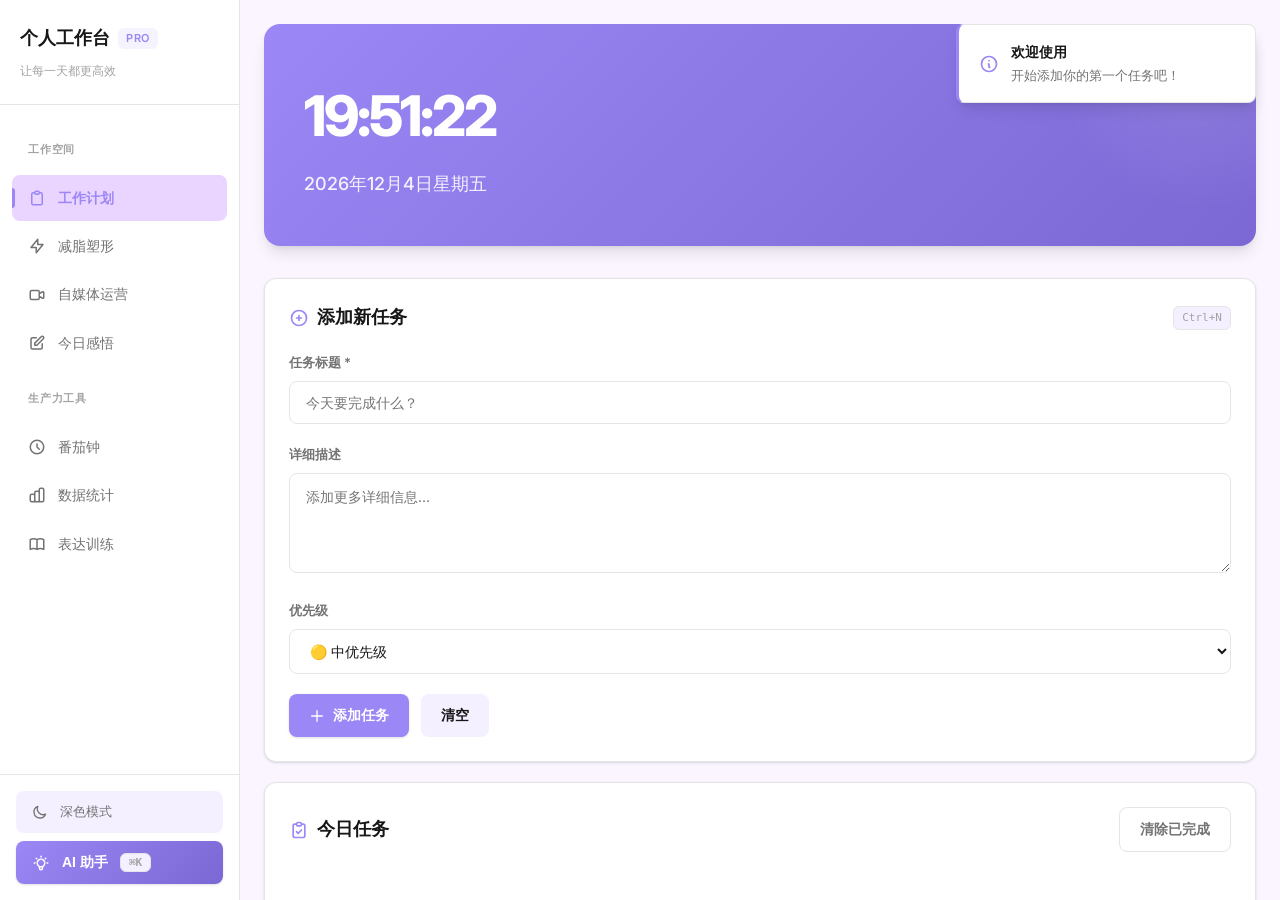
<file: index-pro.html>
<!DOCTYPE html>
<html lang="zh-CN">
<head>
    <meta charset="UTF-8">
    <meta name="viewport" content="width=device-width, initial-scale=1.0">
    <title>个人工作台 Pro - 专业版</title>
    
    <!-- Google Fonts - Inter -->
    <link href="https://fonts.googleapis.com/css2?family=Inter:wght@300;400;500;600;700;800&display=swap" rel="stylesheet">
    
    <style>
        /* ========================================
           设计系统：CSS 变量
        ======================================== */
        :root {
            /* 淡雅紫配色系统 */
            --primary: #9b87f5;
            --primary-light: #b8a9f7;
            --primary-dark: #7c68d4;
            --primary-alpha-10: rgba(155, 135, 245, 0.1);
            --primary-alpha-20: rgba(155, 135, 245, 0.2);
            
            /* 功能色彩 */
            --color-work: #dc2626;
            --color-fitness: #ea580c;
            --color-media: #9b87f5;
            --color-thought: #0891b2;
            --color-pomodoro: #16a34a;
            --color-stats: #2563eb;
            --color-expression: #db2777;
            
            /* 中性色（淡雅紫背景） */
            --bg-primary: #faf5ff;
            --bg-secondary: #ffffff;
            --bg-tertiary: #f5f0ff;
            --bg-hover: #e9d5ff;
            --text-primary: #171717;
            --text-secondary: #737373;
            --text-tertiary: #a3a3a3;
            --text-disabled: #d4d4d4;
            --border-light: #f5f5f5;
            --border: #e5e5e5;
            --border-medium: #d4d4d4;
            
            /* 阴影系统（3级） */
            --shadow-xs: 0 1px 2px 0 rgba(0, 0, 0, 0.05);
            --shadow-sm: 0 1px 3px 0 rgba(0, 0, 0, 0.1), 0 1px 2px -1px rgba(0, 0, 0, 0.1);
            --shadow-md: 0 4px 6px -1px rgba(0, 0, 0, 0.1), 0 2px 4px -2px rgba(0, 0, 0, 0.1);
            --shadow-lg: 0 10px 15px -3px rgba(0, 0, 0, 0.1), 0 4px 6px -4px rgba(0, 0, 0, 0.1);
            --shadow-xl: 0 20px 25px -5px rgba(0, 0, 0, 0.1), 0 8px 10px -6px rgba(0, 0, 0, 0.1);
            
            /* 间距系统（8px倍数） */
            --space-1: 4px;
            --space-2: 8px;
            --space-3: 12px;
            --space-4: 16px;
            --space-5: 20px;
            --space-6: 24px;
            --space-8: 32px;
            --space-10: 40px;
            --space-12: 48px;
            --space-16: 64px;
            
            /* 圆角系统 */
            --radius-sm: 6px;
            --radius-md: 8px;
            --radius-lg: 12px;
            --radius-xl: 16px;
            --radius-full: 9999px;
            
            /* 动画曲线 */
            --ease-out: cubic-bezier(0.16, 1, 0.3, 1);
            --ease-in-out: cubic-bezier(0.65, 0, 0.35, 1);
            --ease-spring: cubic-bezier(0.34, 1.56, 0.64, 1);
            
            /* 过渡时长 */
            --duration-fast: 150ms;
            --duration-normal: 250ms;
            --duration-slow: 350ms;
        }

        /* 深色模式 */
        [data-theme="dark"] {
            --bg-primary: #0a0a0a;
            --bg-secondary: #171717;
            --bg-tertiary: #262626;
            --bg-hover: #3b1f5c;
            --text-primary: #fafafa;
            --text-secondary: #a3a3a3;
            --text-tertiary: #737373;
            --text-disabled: #525252;
            --border-light: #262626;
            --border: #404040;
            --border-medium: #525252;
            --shadow-xs: 0 1px 2px 0 rgba(0, 0, 0, 0.5);
            --shadow-sm: 0 1px 3px 0 rgba(0, 0, 0, 0.5);
            --shadow-md: 0 4px 6px -1px rgba(0, 0, 0, 0.5);
            --shadow-lg: 0 10px 15px -3px rgba(0, 0, 0, 0.5);
            --shadow-xl: 0 20px 25px -5px rgba(0, 0, 0, 0.5);
        }

        /* ========================================
           基础样式
        ======================================== */
        * {
            margin: 0;
            padding: 0;
            box-sizing: border-box;
        }

        body {
            font-family: 'Inter', -apple-system, BlinkMacSystemFont, 'Segoe UI', sans-serif;
            background: var(--bg-primary);
            color: var(--text-primary);
            line-height: 1.6;
            overflow-x: hidden;
            transition: background-color var(--duration-normal) var(--ease-out),
                        color var(--duration-normal) var(--ease-out);
        }

        /* ========================================
           布局结构
        ======================================== */
        .app-container {
            display: flex;
            height: 100vh;
        }

        /* ========================================
           左侧导航栏
        ======================================== */
        .sidebar {
            width: 280px;
            background: var(--bg-secondary);
            border-right: 1px solid var(--border);
            display: flex;
            flex-direction: column;
            position: fixed;
            height: 100vh;
            left: 0;
            top: 0;
            z-index: 100;
            transition: all var(--duration-normal) var(--ease-out);
        }

        .sidebar-header {
            padding: var(--space-6) var(--space-5);
            border-bottom: 1px solid var(--border);
        }

        .sidebar-header h1 {
            font-size: 18px;
            font-weight: 700;
            color: var(--text-primary);
            display: flex;
            align-items: center;
            gap: var(--space-2);
            margin-bottom: var(--space-2);
        }

        .sidebar-header .version {
            font-size: 11px;
            font-weight: 600;
            color: var(--primary);
            background: var(--primary-alpha-10);
            padding: 2px var(--space-2);
            border-radius: var(--radius-sm);
            letter-spacing: 0.5px;
        }

        .sidebar-header .subtitle {
            font-size: 12px;
            color: var(--text-tertiary);
            font-weight: 400;
        }

        /* 导航菜单 */
        .nav-menu {
            flex: 1;
            padding: var(--space-3);
            overflow-y: auto;
        }

        .nav-menu::-webkit-scrollbar {
            width: 4px;
        }

        .nav-menu::-webkit-scrollbar-thumb {
            background: var(--border-medium);
            border-radius: var(--radius-full);
        }

        .nav-section-title {
            font-size: 11px;
            font-weight: 600;
            color: var(--text-tertiary);
            text-transform: uppercase;
            letter-spacing: 0.8px;
            padding: var(--space-2) var(--space-4);
            margin-top: var(--space-4);
            margin-bottom: var(--space-2);
        }

        .nav-item {
            display: flex;
            align-items: center;
            gap: var(--space-3);
            padding: var(--space-3) var(--space-4);
            margin-bottom: 2px;
            border-radius: var(--radius-md);
            cursor: pointer;
            transition: all var(--duration-fast) var(--ease-out);
            font-size: 14px;
            font-weight: 500;
            color: var(--text-secondary);
            position: relative;
        }

        .nav-item::before {
            content: '';
            position: absolute;
            left: 0;
            top: 50%;
            transform: translateY(-50%);
            width: 3px;
            height: 0;
            background: var(--primary);
            border-radius: 0 var(--radius-sm) var(--radius-sm) 0;
            transition: height var(--duration-normal) var(--ease-spring);
        }

        .nav-item:hover {
            background: var(--bg-hover);
            color: var(--text-primary);
            transform: translateX(2px);
        }

        .nav-item.active {
            background: var(--bg-hover);
            color: var(--primary);
            font-weight: 600;
        }

        .nav-item.active::before {
            height: 20px;
        }

        .nav-item svg {
            width: 18px;
            height: 18px;
            flex-shrink: 0;
        }

        .nav-item .badge {
            margin-left: auto;
            background: var(--primary);
            color: white;
            font-size: 11px;
            padding: 2px var(--space-2);
            border-radius: var(--radius-full);
            font-weight: 700;
            min-width: 20px;
            text-align: center;
            animation: scaleIn var(--duration-normal) var(--ease-spring);
        }

        /* 侧边栏底部 */
        .sidebar-footer {
            padding: var(--space-4);
            border-top: 1px solid var(--border);
        }

        .theme-toggle {
            display: flex;
            align-items: center;
            gap: var(--space-3);
            padding: var(--space-3) var(--space-4);
            background: var(--bg-tertiary);
            border: none;
            border-radius: var(--radius-md);
            cursor: pointer;
            font-size: 13px;
            font-weight: 500;
            color: var(--text-secondary);
            transition: all var(--duration-fast) var(--ease-out);
            width: 100%;
            margin-bottom: var(--space-2);
        }

        .theme-toggle:hover {
            background: var(--bg-hover);
            color: var(--primary);
        }

        .theme-toggle svg {
            width: 16px;
            height: 16px;
        }

        .ai-trigger {
            display: flex;
            align-items: center;
            gap: var(--space-3);
            padding: var(--space-3) var(--space-4);
            background: linear-gradient(135deg, var(--primary) 0%, var(--primary-dark) 100%);
            color: white;
            border: none;
            border-radius: var(--radius-md);
            cursor: pointer;
            font-size: 14px;
            font-weight: 600;
            transition: all var(--duration-normal) var(--ease-out);
            width: 100%;
            box-shadow: var(--shadow-sm);
        }

        .ai-trigger:hover {
            transform: translateY(-2px);
            box-shadow: var(--shadow-lg);
        }

        .ai-trigger:active {
            transform: translateY(0);
        }

        .ai-trigger svg {
            width: 18px;
            height: 18px;
        }

        /* ========================================
           主内容区
        ======================================== */
        .main-content {
            margin-left: 280px;
            flex: 1;
            overflow-y: auto;
            padding: var(--space-8);
        }

        .main-content::-webkit-scrollbar {
            width: 8px;
        }

        .main-content::-webkit-scrollbar-thumb {
            background: var(--border-medium);
            border-radius: var(--radius-full);
        }

        /* 顶部时间区 */
        .time-header {
            background: linear-gradient(135deg, var(--primary) 0%, var(--primary-dark) 100%);
            padding: var(--space-12) var(--space-10);
            border-radius: var(--radius-xl);
            color: white;
            margin-bottom: var(--space-8);
            box-shadow: var(--shadow-lg);
            position: relative;
            overflow: hidden;
        }

        .time-header::before {
            content: '';
            position: absolute;
            top: -50%;
            right: -10%;
            width: 300px;
            height: 300px;
            background: radial-gradient(circle, rgba(255,255,255,0.1) 0%, transparent 70%);
            border-radius: 50%;
        }

        .time-header .time {
            font-size: 56px;
            font-weight: 800;
            margin-bottom: var(--space-2);
            letter-spacing: -2px;
            position: relative;
        }

        .time-header .date {
            font-size: 18px;
            opacity: 0.9;
            font-weight: 500;
            position: relative;
        }

        /* 内容区域切换 */
        .content-section {
            display: none;
            animation: fadeInUp var(--duration-slow) var(--ease-out);
        }

        .content-section.active {
            display: block;
        }

        @keyframes fadeInUp {
            from {
                opacity: 0;
                transform: translateY(20px);
            }
            to {
                opacity: 1;
                transform: translateY(0);
            }
        }

        /* ========================================
           卡片系统
        ======================================== */
        .card {
            background: var(--bg-secondary);
            border-radius: var(--radius-lg);
            padding: var(--space-6);
            margin-bottom: var(--space-5);
            box-shadow: var(--shadow-sm);
            border: 1px solid var(--border);
            transition: all var(--duration-normal) var(--ease-out);
        }

        .card:hover {
            box-shadow: var(--shadow-md);
            border-color: var(--border-medium);
        }

        .card-header {
            display: flex;
            align-items: center;
            justify-content: space-between;
            margin-bottom: var(--space-5);
        }

        .card-title {
            font-size: 18px;
            font-weight: 700;
            display: flex;
            align-items: center;
            gap: var(--space-2);
            color: var(--text-primary);
        }

        .card-title svg {
            width: 20px;
            height: 20px;
            color: var(--primary);
        }

        /* ========================================
           任务列表
        ======================================== */
        .task-item {
            display: flex;
            align-items: flex-start;
            gap: var(--space-3);
            padding: var(--space-4);
            background: var(--bg-primary);
            border-radius: var(--radius-md);
            margin-bottom: var(--space-3);
            border-left: 3px solid var(--color-work);
            transition: all var(--duration-normal) var(--ease-out);
            position: relative;
            cursor: pointer;
        }

        .task-item:hover {
            background: var(--bg-hover);
            transform: translateX(4px);
            box-shadow: var(--shadow-sm);
        }

        .task-item.completed {
            opacity: 0.6;
        }

        .task-item.completed .task-title {
            text-decoration: line-through;
            color: var(--text-tertiary);
        }

        /* 自定义复选框 */
        .task-checkbox {
            width: 20px;
            height: 20px;
            border: 2px solid var(--color-work);
            border-radius: var(--radius-sm);
            cursor: pointer;
            flex-shrink: 0;
            margin-top: 2px;
            position: relative;
            transition: all var(--duration-fast) var(--ease-out);
            background: var(--bg-secondary);
        }

        .task-checkbox:hover {
            border-color: var(--primary);
            transform: scale(1.1);
        }

        .task-checkbox.checked {
            background: var(--primary);
            border-color: var(--primary);
        }

        .task-checkbox.checked::after {
            content: '';
            position: absolute;
            left: 5px;
            top: 2px;
            width: 4px;
            height: 8px;
            border: solid white;
            border-width: 0 2px 2px 0;
            transform: rotate(45deg);
            animation: checkmark var(--duration-normal) var(--ease-spring);
        }

        @keyframes checkmark {
            0% {
                height: 0;
            }
            100% {
                height: 8px;
            }
        }

        .task-content {
            flex: 1;
        }

        .task-title {
            font-size: 15px;
            font-weight: 500;
            color: var(--text-primary);
            margin-bottom: var(--space-1);
        }

        .task-desc {
            font-size: 13px;
            color: var(--text-tertiary);
            margin-bottom: var(--space-2);
            line-height: 1.5;
        }

        .task-meta {
            font-size: 13px;
            color: var(--text-tertiary);
            display: flex;
            align-items: center;
            gap: var(--space-3);
            flex-wrap: wrap;
        }

        .task-actions {
            display: flex;
            gap: var(--space-2);
            opacity: 0;
            transition: opacity var(--duration-fast) var(--ease-out);
        }

        .task-item:hover .task-actions {
            opacity: 1;
        }

        .task-action-btn {
            padding: var(--space-1) var(--space-2);
            background: var(--bg-secondary);
            border: 1px solid var(--border);
            border-radius: var(--radius-sm);
            cursor: pointer;
            transition: all var(--duration-fast) var(--ease-out);
            color: var(--text-secondary);
            font-size: 12px;
        }

        .task-action-btn:hover {
            background: var(--bg-hover);
            color: var(--primary);
            border-color: var(--primary);
        }

        .task-action-btn.delete:hover {
            background: #fee2e2;
            color: #dc2626;
            border-color: #dc2626;
        }

        /* 优先级徽章 */
        .priority-badge {
            display: inline-flex;
            align-items: center;
            gap: var(--space-1);
            padding: 2px var(--space-2);
            border-radius: var(--radius-sm);
            font-size: 11px;
            font-weight: 600;
            text-transform: uppercase;
            letter-spacing: 0.3px;
        }

        .priority-high {
            background: #fee2e2;
            color: #dc2626;
        }

        .priority-medium {
            background: #fef3c7;
            color: #d97706;
        }

        .priority-low {
            background: #dbeafe;
            color: #2563eb;
        }

        /* ========================================
           表单元素
        ======================================== */
        .input-group {
            margin-bottom: var(--space-5);
        }

        .input-group label {
            display: block;
            font-size: 13px;
            font-weight: 600;
            color: var(--text-secondary);
            margin-bottom: var(--space-2);
        }

        .input-group input,
        .input-group textarea,
        .input-group select {
            width: 100%;
            padding: var(--space-3) var(--space-4);
            border: 1px solid var(--border);
            border-radius: var(--radius-md);
            font-size: 14px;
            font-family: inherit;
            transition: all var(--duration-fast) var(--ease-out);
            background: var(--bg-secondary);
            color: var(--text-primary);
        }

        .input-group input:focus,
        .input-group textarea:focus,
        .input-group select:focus {
            outline: none;
            border-color: var(--primary);
            box-shadow: 0 0 0 3px var(--primary-alpha-10);
        }

        .input-group textarea {
            resize: vertical;
            min-height: 100px;
            line-height: 1.6;
        }

        /* ========================================
           按钮系统
        ======================================== */
        .btn {
            display: inline-flex;
            align-items: center;
            gap: var(--space-2);
            padding: var(--space-3) var(--space-5);
            border: none;
            border-radius: var(--radius-md);
            font-size: 14px;
            font-weight: 600;
            cursor: pointer;
            transition: all var(--duration-normal) var(--ease-out);
            font-family: inherit;
        }

        .btn svg {
            width: 16px;
            height: 16px;
        }

        .btn-primary {
            background: var(--primary);
            color: white;
            box-shadow: var(--shadow-sm);
        }

        .btn-primary:hover {
            background: var(--primary-dark);
            transform: translateY(-2px);
            box-shadow: var(--shadow-md);
        }

        .btn-primary:active {
            transform: translateY(0);
        }

        .btn-secondary {
            background: var(--bg-tertiary);
            color: var(--text-primary);
        }

        .btn-secondary:hover {
            background: var(--bg-hover);
            color: var(--primary);
        }

        .btn-ghost {
            background: transparent;
            color: var(--text-secondary);
            border: 1px solid var(--border);
        }

        .btn-ghost:hover {
            background: var(--bg-hover);
            color: var(--primary);
            border-color: var(--primary);
        }

        /* ========================================
           Toast 通知系统
        ======================================== */
        .toast-container {
            position: fixed;
            top: var(--space-6);
            right: var(--space-6);
            z-index: 9999;
            display: flex;
            flex-direction: column;
            gap: var(--space-3);
            pointer-events: none;
        }

        .toast {
            background: var(--bg-secondary);
            border: 1px solid var(--border);
            border-radius: var(--radius-md);
            padding: var(--space-4) var(--space-5);
            box-shadow: var(--shadow-lg);
            display: flex;
            align-items: center;
            gap: var(--space-3);
            min-width: 300px;
            max-width: 400px;
            pointer-events: all;
            animation: slideInRight var(--duration-normal) var(--ease-out);
        }

        .toast.removing {
            animation: slideOutRight var(--duration-normal) var(--ease-out);
        }

        @keyframes slideInRight {
            from {
                transform: translateX(100%);
                opacity: 0;
            }
            to {
                transform: translateX(0);
                opacity: 1;
            }
        }

        @keyframes slideOutRight {
            from {
                transform: translateX(0);
                opacity: 1;
            }
            to {
                transform: translateX(100%);
                opacity: 0;
            }
        }

        .toast svg {
            width: 20px;
            height: 20px;
            flex-shrink: 0;
        }

        .toast-content {
            flex: 1;
        }

        .toast-title {
            font-size: 14px;
            font-weight: 600;
            color: var(--text-primary);
            margin-bottom: 2px;
        }

        .toast-message {
            font-size: 13px;
            color: var(--text-secondary);
        }

        .toast.success {
            border-left: 3px solid #16a34a;
        }

        .toast.success svg {
            color: #16a34a;
        }

        .toast.error {
            border-left: 3px solid #dc2626;
        }

        .toast.error svg {
            color: #dc2626;
        }

        .toast.info {
            border-left: 3px solid var(--primary);
        }

        .toast.info svg {
            color: var(--primary);
        }

        /* ========================================
           空状态
        ======================================== */
        .empty-state {
            text-align: center;
            padding: var(--space-16) var(--space-6);
            color: var(--text-tertiary);
        }

        .empty-state svg {
            width: 64px;
            height: 64px;
            margin-bottom: var(--space-4);
            opacity: 0.3;
            color: var(--text-tertiary);
        }

        .empty-state p {
            font-size: 15px;
            margin-bottom: var(--space-2);
            font-weight: 500;
        }

        .empty-state small {
            font-size: 13px;
            color: var(--text-disabled);
        }

        /* ========================================
           加载动画
        ======================================== */
        .loading-skeleton {
            background: linear-gradient(
                90deg,
                var(--bg-tertiary) 25%,
                var(--bg-hover) 50%,
                var(--bg-tertiary) 75%
            );
            background-size: 200% 100%;
            animation: loading 1.5s ease-in-out infinite;
            border-radius: var(--radius-md);
        }

        @keyframes loading {
            0% {
                background-position: 200% 0;
            }
            100% {
                background-position: -200% 0;
            }
        }

        .skeleton-text {
            height: 16px;
            margin-bottom: var(--space-2);
        }

        .skeleton-title {
            height: 24px;
            width: 60%;
            margin-bottom: var(--space-3);
        }

        /* ========================================
           响应式
        ======================================== */
        @media (max-width: 1366px) {
            .sidebar {
                width: 240px;
            }
            .main-content {
                margin-left: 240px;
                padding: var(--space-6);
            }
        }

        @media (max-width: 768px) {
            .sidebar {
                transform: translateX(-100%);
            }
            .sidebar.mobile-open {
                transform: translateX(0);
            }
            .main-content {
                margin-left: 0;
                padding: var(--space-4);
            }
        }

        /* ========================================
           工具动画
        ======================================== */
        @keyframes scaleIn {
            from {
                transform: scale(0);
            }
            to {
                transform: scale(1);
            }
        }

        /* ========================================
           快捷键提示
        ======================================== */
        .keyboard-hint {
            display: inline-flex;
            align-items: center;
            gap: 2px;
            font-size: 11px;
            color: var(--text-tertiary);
            background: var(--bg-tertiary);
            padding: 2px var(--space-2);
            border-radius: var(--radius-sm);
            border: 1px solid var(--border);
            font-family: monospace;
        }
    </style>
</head>
<body>
    <!-- Toast 容器 -->
    <div class="toast-container" id="toastContainer"></div>

    <div class="app-container">
        <!-- 左侧导航栏 -->
        <aside class="sidebar" id="sidebar">
            <div class="sidebar-header">
                <h1>
                    个人工作台
                    <span class="version">PRO</span>
                </h1>
                <p class="subtitle">让每一天都更高效</p>
            </div>
            
            <nav class="nav-menu">
                <div class="nav-section-title">工作空间</div>
                
                <div class="nav-item active" data-section="work">
                    <svg fill="none" stroke="currentColor" viewBox="0 0 24 24">
                        <path stroke-linecap="round" stroke-linejoin="round" stroke-width="2" d="M9 5H7a2 2 0 00-2 2v12a2 2 0 002 2h10a2 2 0 002-2V7a2 2 0 00-2-2h-2M9 5a2 2 0 002 2h2a2 2 0 002-2M9 5a2 2 0 012-2h2a2 2 0 012 2"/>
                    </svg>
                    <span>工作计划</span>
                    <span class="badge" id="workBadge">0</span>
                </div>
                
                <div class="nav-item" data-section="fitness">
                    <svg fill="none" stroke="currentColor" viewBox="0 0 24 24">
                        <path stroke-linecap="round" stroke-linejoin="round" stroke-width="2" d="M13 10V3L4 14h7v7l9-11h-7z"/>
                    </svg>
                    <span>减脂塑形</span>
                </div>
                
                <div class="nav-item" data-section="media">
                    <svg fill="none" stroke="currentColor" viewBox="0 0 24 24">
                        <path stroke-linecap="round" stroke-linejoin="round" stroke-width="2" d="M15 10l4.553-2.276A1 1 0 0121 8.618v6.764a1 1 0 01-1.447.894L15 14M5 18h8a2 2 0 002-2V8a2 2 0 00-2-2H5a2 2 0 00-2 2v8a2 2 0 002 2z"/>
                    </svg>
                    <span>自媒体运营</span>
                </div>
                
                <div class="nav-item" data-section="thought">
                    <svg fill="none" stroke="currentColor" viewBox="0 0 24 24">
                        <path stroke-linecap="round" stroke-linejoin="round" stroke-width="2" d="M11 5H6a2 2 0 00-2 2v11a2 2 0 002 2h11a2 2 0 002-2v-5m-1.414-9.414a2 2 0 112.828 2.828L11.828 15H9v-2.828l8.586-8.586z"/>
                    </svg>
                    <span>今日感悟</span>
                </div>
                
                <div class="nav-section-title">生产力工具</div>
                
                <div class="nav-item" data-section="pomodoro">
                    <svg fill="none" stroke="currentColor" viewBox="0 0 24 24">
                        <path stroke-linecap="round" stroke-linejoin="round" stroke-width="2" d="M12 8v4l3 3m6-3a9 9 0 11-18 0 9 9 0 0118 0z"/>
                    </svg>
                    <span>番茄钟</span>
                </div>
                
                <div class="nav-item" data-section="stats">
                    <svg fill="none" stroke="currentColor" viewBox="0 0 24 24">
                        <path stroke-linecap="round" stroke-linejoin="round" stroke-width="2" d="M9 19v-6a2 2 0 00-2-2H5a2 2 0 00-2 2v6a2 2 0 002 2h2a2 2 0 002-2zm0 0V9a2 2 0 012-2h2a2 2 0 012 2v10m-6 0a2 2 0 002 2h2a2 2 0 002-2m0 0V5a2 2 0 012-2h2a2 2 0 012 2v14a2 2 0 01-2 2h-2a2 2 0 01-2-2z"/>
                    </svg>
                    <span>数据统计</span>
                </div>
                
                <div class="nav-item" data-section="expression">
                    <svg fill="none" stroke="currentColor" viewBox="0 0 24 24">
                        <path stroke-linecap="round" stroke-linejoin="round" stroke-width="2" d="M12 6.253v13m0-13C10.832 5.477 9.246 5 7.5 5S4.168 5.477 3 6.253v13C4.168 18.477 5.754 18 7.5 18s3.332.477 4.5 1.253m0-13C13.168 5.477 14.754 5 16.5 5c1.747 0 3.332.477 4.5 1.253v13C19.832 18.477 18.247 18 16.5 18c-1.746 0-3.332.477-4.5 1.253"/>
                    </svg>
                    <span>表达训练</span>
                </div>
            </nav>
            
            <div class="sidebar-footer">
                <button class="theme-toggle" onclick="toggleTheme()">
                    <svg fill="none" stroke="currentColor" viewBox="0 0 24 24" id="themeIcon">
                        <path stroke-linecap="round" stroke-linejoin="round" stroke-width="2" d="M20.354 15.354A9 9 0 018.646 3.646 9.003 9.003 0 0012 21a9.003 9.003 0 008.354-5.646z"/>
                    </svg>
                    <span id="themeText">深色模式</span>
                </button>
                
                <button class="ai-trigger">
                    <svg fill="none" stroke="currentColor" viewBox="0 0 24 24">
                        <path stroke-linecap="round" stroke-linejoin="round" stroke-width="2" d="M9.663 17h4.673M12 3v1m6.364 1.636l-.707.707M21 12h-1M4 12H3m3.343-5.657l-.707-.707m2.828 9.9a5 5 0 117.072 0l-.548.547A3.374 3.374 0 0014 18.469V19a2 2 0 11-4 0v-.531c0-.895-.356-1.754-.988-2.386l-.548-.547z"/>
                    </svg>
                    <span>AI 助手</span>
                    <span class="keyboard-hint">⌘K</span>
                </button>
            </div>
        </aside>

        <!-- 主内容区 -->
        <main class="main-content">
            <!-- 时间区域 -->
            <div class="time-header">
                <div class="time" id="currentTime">00:00:00</div>
                <div class="date" id="currentDate">加载中...</div>
            </div>

            <!-- 工作计划区 -->
            <section class="content-section active" id="work-section">
                <div class="card">
                    <div class="card-header">
                        <h2 class="card-title">
                            <svg fill="none" stroke="currentColor" viewBox="0 0 24 24">
                                <path stroke-linecap="round" stroke-linejoin="round" stroke-width="2" d="M12 9v3m0 0v3m0-3h3m-3 0H9m12 0a9 9 0 11-18 0 9 9 0 0118 0z"/>
                            </svg>
                            添加新任务
                        </h2>
                        <span class="keyboard-hint">Ctrl+N</span>
                    </div>
                    
                    <form id="taskForm">
                        <div class="input-group">
                            <label>任务标题 *</label>
                            <input type="text" id="taskTitle" placeholder="今天要完成什么？" required>
                        </div>
                        
                        <div class="input-group">
                            <label>详细描述</label>
                            <textarea id="taskDesc" placeholder="添加更多详细信息..."></textarea>
                        </div>
                        
                        <div class="input-group">
                            <label>优先级</label>
                            <select id="taskPriority">
                                <option value="high">🔴 高优先级</option>
                                <option value="medium" selected>🟡 中优先级</option>
                                <option value="low">🔵 低优先级</option>
                            </select>
                        </div>
                        
                        <div style="display: flex; gap: 12px;">
                            <button type="submit" class="btn btn-primary">
                                <svg fill="none" stroke="currentColor" viewBox="0 0 24 24">
                                    <path stroke-linecap="round" stroke-linejoin="round" stroke-width="2" d="M12 4v16m8-8H4"/>
                                </svg>
                                添加任务
                            </button>
                            <button type="button" class="btn btn-secondary" onclick="clearForm()">
                                清空
                            </button>
                        </div>
                    </form>
                </div>

                <div class="card">
                    <div class="card-header">
                        <h2 class="card-title">
                            <svg fill="none" stroke="currentColor" viewBox="0 0 24 24">
                                <path stroke-linecap="round" stroke-linejoin="round" stroke-width="2" d="M9 5H7a2 2 0 00-2 2v12a2 2 0 002 2h10a2 2 0 002-2V7a2 2 0 00-2-2h-2M9 5a2 2 0 002 2h2a2 2 0 002-2M9 5a2 2 0 012-2h2a2 2 0 012 2m-6 9l2 2 4-4"/>
                            </svg>
                            今日任务
                        </h2>
                        <button class="btn btn-ghost" onclick="clearCompleted()">
                            清除已完成
                        </button>
                    </div>
                    
                    <div id="taskList">
                        <!-- 任务将在这里动态添加 -->
                    </div>
                    
                    <div id="emptyState" class="empty-state">
                        <svg fill="none" stroke="currentColor" viewBox="0 0 24 24">
                            <path stroke-linecap="round" stroke-linejoin="round" stroke-width="2" d="M9 12l2 2 4-4m6 2a9 9 0 11-18 0 9 9 0 0118 0z"/>
                        </svg>
                        <p>还没有任务</p>
                        <small>添加第一个任务开始高效的一天吧！</small>
                    </div>
                </div>
            </section>

            <!-- 其他功能区占位 -->
            <section class="content-section" id="fitness-section">
                <div class="card">
                    <div class="empty-state">
                        <svg fill="none" stroke="currentColor" viewBox="0 0 24 24">
                            <path stroke-linecap="round" stroke-linejoin="round" stroke-width="2" d="M13 10V3L4 14h7v7l9-11h-7z"/>
                        </svg>
                        <p>减脂塑形管理</p>
                        <small>功能开发中，敬请期待...</small>
                    </div>
                </div>
            </section>

            <section class="content-section" id="media-section">
                <div class="card">
                    <div class="empty-state">
                        <svg fill="none" stroke="currentColor" viewBox="0 0 24 24">
                            <path stroke-linecap="round" stroke-linejoin="round" stroke-width="2" d="M15 10l4.553-2.276A1 1 0 0121 8.618v6.764a1 1 0 01-1.447.894L15 14M5 18h8a2 2 0 002-2V8a2 2 0 00-2-2H5a2 2 0 00-2 2v8a2 2 0 002 2z"/>
                        </svg>
                        <p>自媒体运营</p>
                        <small>功能开发中，敬请期待...</small>
                    </div>
                </div>
            </section>

            <section class="content-section" id="thought-section">
                <div class="card">
                    <div class="empty-state">
                        <svg fill="none" stroke="currentColor" viewBox="0 0 24 24">
                            <path stroke-linecap="round" stroke-linejoin="round" stroke-width="2" d="M11 5H6a2 2 0 00-2 2v11a2 2 0 002 2h11a2 2 0 002-2v-5m-1.414-9.414a2 2 0 112.828 2.828L11.828 15H9v-2.828l8.586-8.586z"/>
                        </svg>
                        <p>今日感悟与进步</p>
                        <small>功能开发中，敬请期待...</small>
                    </div>
                </div>
            </section>

            <section class="content-section" id="pomodoro-section">
                <div class="card">
                    <div class="empty-state">
                        <svg fill="none" stroke="currentColor" viewBox="0 0 24 24">
                            <path stroke-linecap="round" stroke-linejoin="round" stroke-width="2" d="M12 8v4l3 3m6-3a9 9 0 11-18 0 9 9 0 0118 0z"/>
                        </svg>
                        <p>番茄钟计时器</p>
                        <small>功能开发中，敬请期待...</small>
                    </div>
                </div>
            </section>

            <section class="content-section" id="stats-section">
                <div class="card">
                    <div class="empty-state">
                        <svg fill="none" stroke="currentColor" viewBox="0 0 24 24">
                            <path stroke-linecap="round" stroke-linejoin="round" stroke-width="2" d="M9 19v-6a2 2 0 00-2-2H5a2 2 0 00-2 2v6a2 2 0 002 2h2a2 2 0 002-2zm0 0V9a2 2 0 012-2h2a2 2 0 012 2v10m-6 0a2 2 0 002 2h2a2 2 0 002-2m0 0V5a2 2 0 012-2h2a2 2 0 012 2v14a2 2 0 01-2 2h-2a2 2 0 01-2-2z"/>
                        </svg>
                        <p>数据统计看板</p>
                        <small>功能开发中，敬请期待...</small>
                    </div>
                </div>
            </section>

            <section class="content-section" id="expression-section">
                <div class="card">
                    <div class="empty-state">
                        <svg fill="none" stroke="currentColor" viewBox="0 0 24 24">
                            <path stroke-linecap="round" stroke-linejoin="round" stroke-width="2" d="M12 6.253v13m0-13C10.832 5.477 9.246 5 7.5 5S4.168 5.477 3 6.253v13C4.168 18.477 5.754 18 7.5 18s3.332.477 4.5 1.253m0-13C13.168 5.477 14.754 5 16.5 5c1.747 0 3.332.477 4.5 1.253v13C19.832 18.477 18.247 18 16.5 18c-1.746 0-3.332.477-4.5 1.253"/>
                        </svg>
                        <p>表达训练模块</p>
                        <small>功能开发中，敬请期待...</small>
                    </div>
                </div>
            </section>
        </main>
    </div>

    <script>
        // ========================================
        // 应用状态管理
        // ========================================
        const AppState = {
            tasks: [],
            currentTheme: 'light',
            editingTaskId: null,
            
            // 从 LocalStorage 加载数据
            load() {
                const saved = localStorage.getItem('workbench_tasks');
                if (saved) {
                    this.tasks = JSON.parse(saved);
                }
                const theme = localStorage.getItem('workbench_theme');
                if (theme) {
                    this.currentTheme = theme;
                    document.documentElement.setAttribute('data-theme', theme);
                }
            },
            
            // 保存到 LocalStorage
            save() {
                localStorage.setItem('workbench_tasks', JSON.stringify(this.tasks));
                localStorage.setItem('workbench_theme', this.currentTheme);
            },
            
            // 添加任务
            addTask(task) {
                task.id = Date.now();
                task.completed = false;
                task.createdAt = new Date().toISOString();
                this.tasks.unshift(task);
                this.save();
                renderTasks();
                updateBadge();
                showToast('success', '任务已添加', task.title);
            },
            
            // 切换任务完成状态
            toggleTask(id) {
                const task = this.tasks.find(t => t.id === id);
                if (task) {
                    task.completed = !task.completed;
                    this.save();
                    renderTasks();
                    updateBadge();
                    
                    if (task.completed) {
                        showToast('success', '任务已完成', '干得漂亮！');
                    }
                }
            },
            
            // 删除任务
            deleteTask(id) {
                const task = this.tasks.find(t => t.id === id);
                this.tasks = this.tasks.filter(t => t.id !== id);
                this.save();
                renderTasks();
                updateBadge();
                showToast('info', '任务已删除', task?.title || '');
            },
            
            // 编辑任务
            editTask(id) {
                const task = this.tasks.find(t => t.id === id);
                if (task) {
                    document.getElementById('taskTitle').value = task.title;
                    document.getElementById('taskDesc').value = task.description || '';
                    document.getElementById('taskPriority').value = task.priority;
                    this.editingTaskId = id;
                    
                    // 滚动到表单
                    document.querySelector('#work-section .card').scrollIntoView({ behavior: 'smooth' });
                    document.getElementById('taskTitle').focus();
                }
            },
            
            // 更新任务
            updateTask(id, updates) {
                const task = this.tasks.find(t => t.id === id);
                if (task) {
                    Object.assign(task, updates);
                    this.save();
                    renderTasks();
                    showToast('success', '任务已更新', task.title);
                }
                this.editingTaskId = null;
            },
            
            // 清除已完成任务
            clearCompleted() {
                const count = this.tasks.filter(t => t.completed).length;
                this.tasks = this.tasks.filter(t => !t.completed);
                this.save();
                renderTasks();
                updateBadge();
                showToast('info', '已清除', `${count} 个已完成任务`);
            }
        };

        // ========================================
        // Toast 通知系统
        // ========================================
        function showToast(type, title, message) {
            const container = document.getElementById('toastContainer');
            const toast = document.createElement('div');
            toast.className = `toast ${type}`;
            
            const icons = {
                success: '<path stroke-linecap="round" stroke-linejoin="round" stroke-width="2" d="M9 12l2 2 4-4m6 2a9 9 0 11-18 0 9 9 0 0118 0z"/>',
                error: '<path stroke-linecap="round" stroke-linejoin="round" stroke-width="2" d="M10 14l2-2m0 0l2-2m-2 2l-2-2m2 2l2 2m7-2a9 9 0 11-18 0 9 9 0 0118 0z"/>',
                info: '<path stroke-linecap="round" stroke-linejoin="round" stroke-width="2" d="M13 16h-1v-4h-1m1-4h.01M21 12a9 9 0 11-18 0 9 9 0 0118 0z"/>'
            };
            
            toast.innerHTML = `
                <svg fill="none" stroke="currentColor" viewBox="0 0 24 24">
                    ${icons[type]}
                </svg>
                <div class="toast-content">
                    <div class="toast-title">${title}</div>
                    ${message ? `<div class="toast-message">${message}</div>` : ''}
                </div>
            `;
            
            container.appendChild(toast);
            
            setTimeout(() => {
                toast.classList.add('removing');
                setTimeout(() => toast.remove(), 300);
            }, 3000);
        }

        // ========================================
        // 任务渲染
        // ========================================
        function renderTasks() {
            const container = document.getElementById('taskList');
            const emptyState = document.getElementById('emptyState');
            
            if (AppState.tasks.length === 0) {
                container.innerHTML = '';
                emptyState.style.display = 'block';
                return;
            }
            
            emptyState.style.display = 'none';
            
            const priorityOrder = { high: 1, medium: 2, low: 3 };
            const sortedTasks = [...AppState.tasks].sort((a, b) => {
                if (a.completed !== b.completed) return a.completed ? 1 : -1;
                return priorityOrder[a.priority] - priorityOrder[b.priority];
            });
            
            container.innerHTML = sortedTasks.map(task => `
                <div class="task-item ${task.completed ? 'completed' : ''}" data-id="${task.id}">
                    <div class="task-checkbox ${task.completed ? 'checked' : ''}" onclick="AppState.toggleTask(${task.id})"></div>
                    <div class="task-content">
                        <div class="task-title">${task.title}</div>
                        ${task.description ? `<div class="task-desc">${task.description}</div>` : ''}
                        <div class="task-meta">
                            <span class="priority-badge priority-${task.priority}">
                                ${task.priority === 'high' ? '高' : task.priority === 'medium' ? '中' : '低'}优先级
                            </span>
                            <span>${new Date(task.createdAt).toLocaleString('zh-CN', { month: 'short', day: 'numeric', hour: '2-digit', minute: '2-digit' })}</span>
                        </div>
                    </div>
                    <div class="task-actions">
                        <button class="task-action-btn" onclick="AppState.editTask(${task.id})">编辑</button>
                        <button class="task-action-btn delete" onclick="AppState.deleteTask(${task.id})">删除</button>
                    </div>
                </div>
            `).join('');
        }

        // ========================================
        // 徽章更新
        // ========================================
        function updateBadge() {
            const count = AppState.tasks.filter(t => !t.completed).length;
            const badge = document.getElementById('workBadge');
            badge.textContent = count;
            badge.style.display = count > 0 ? 'block' : 'none';
        }

        // ========================================
        // 表单处理
        // ========================================
        document.getElementById('taskForm').addEventListener('submit', (e) => {
            e.preventDefault();
            
            const title = document.getElementById('taskTitle').value.trim();
            const description = document.getElementById('taskDesc').value.trim();
            const priority = document.getElementById('taskPriority').value;
            
            if (!title) {
                showToast('error', '错误', '请输入任务标题');
                return;
            }
            
            if (AppState.editingTaskId) {
                // 更新现有任务
                AppState.updateTask(AppState.editingTaskId, { title, description, priority });
            } else {
                // 添加新任务
                AppState.addTask({ title, description, priority });
            }
            
            clearForm();
        });

        function clearForm() {
            document.getElementById('taskForm').reset();
            AppState.editingTaskId = null;
        }

        function clearCompleted() {
            if (AppState.tasks.filter(t => t.completed).length === 0) {
                showToast('info', '提示', '没有已完成的任务');
                return;
            }
            AppState.clearCompleted();
        }

        // ========================================
        // 主题切换
        // ========================================
        function toggleTheme() {
            AppState.currentTheme = AppState.currentTheme === 'light' ? 'dark' : 'light';
            document.documentElement.setAttribute('data-theme', AppState.currentTheme);
            AppState.save();
            
            const icon = document.getElementById('themeIcon');
            const text = document.getElementById('themeText');
            
            if (AppState.currentTheme === 'dark') {
                icon.innerHTML = '<path stroke-linecap="round" stroke-linejoin="round" stroke-width="2" d="M12 3v1m0 16v1m9-9h-1M4 12H3m15.364 6.364l-.707-.707M6.343 6.343l-.707-.707m12.728 0l-.707.707M6.343 17.657l-.707.707M16 12a4 4 0 11-8 0 4 4 0 018 0z"/>';
                text.textContent = '浅色模式';
            } else {
                icon.innerHTML = '<path stroke-linecap="round" stroke-linejoin="round" stroke-width="2" d="M20.354 15.354A9 9 0 018.646 3.646 9.003 9.003 0 0012 21a9.003 9.003 0 008.354-5.646z"/>';
                text.textContent = '深色模式';
            }
            
            showToast('info', '主题已切换', AppState.currentTheme === 'dark' ? '深色模式' : '浅色模式');
        }

        // ========================================
        // 时间更新
        // ========================================
        function updateTime() {
            const now = new Date();
            const time = now.toLocaleTimeString('zh-CN', { hour12: false });
            const date = now.toLocaleDateString('zh-CN', { 
                year: 'numeric', 
                month: 'long', 
                day: 'numeric',
                weekday: 'long'
            });
            
            document.getElementById('currentTime').textContent = time;
            document.getElementById('currentDate').textContent = date;
        }

        // ========================================
        // 导航切换
        // ========================================
        document.querySelectorAll('.nav-item').forEach(item => {
            item.addEventListener('click', function() {
                document.querySelectorAll('.nav-item').forEach(i => i.classList.remove('active'));
                document.querySelectorAll('.content-section').forEach(s => s.classList.remove('active'));
                
                this.classList.add('active');
                const section = this.getAttribute('data-section');
                document.getElementById(section + '-section').classList.add('active');
            });
        });

        // ========================================
        // 快捷键
        // ========================================
        document.addEventListener('keydown', (e) => {
            // Ctrl/Cmd + N: 新建任务
            if ((e.ctrlKey || e.metaKey) && e.key === 'n') {
                e.preventDefault();
                document.getElementById('taskTitle').focus();
            }
            
            // Ctrl/Cmd + K: AI助手
            if ((e.ctrlKey || e.metaKey) && e.key === 'k') {
                e.preventDefault();
                showToast('info', 'AI 助手', '功能开发中...');
            }
        });

        // ========================================
        // 初始化
        // ========================================
        AppState.load();
        renderTasks();
        updateBadge();
        updateTime();
        setInterval(updateTime, 1000);

        // 欢迎提示
        setTimeout(() => {
            if (AppState.tasks.length === 0) {
                showToast('info', '欢迎使用', '开始添加你的第一个任务吧！');
            }
        }, 1000);
    </script>
</body>
</html>
</file>
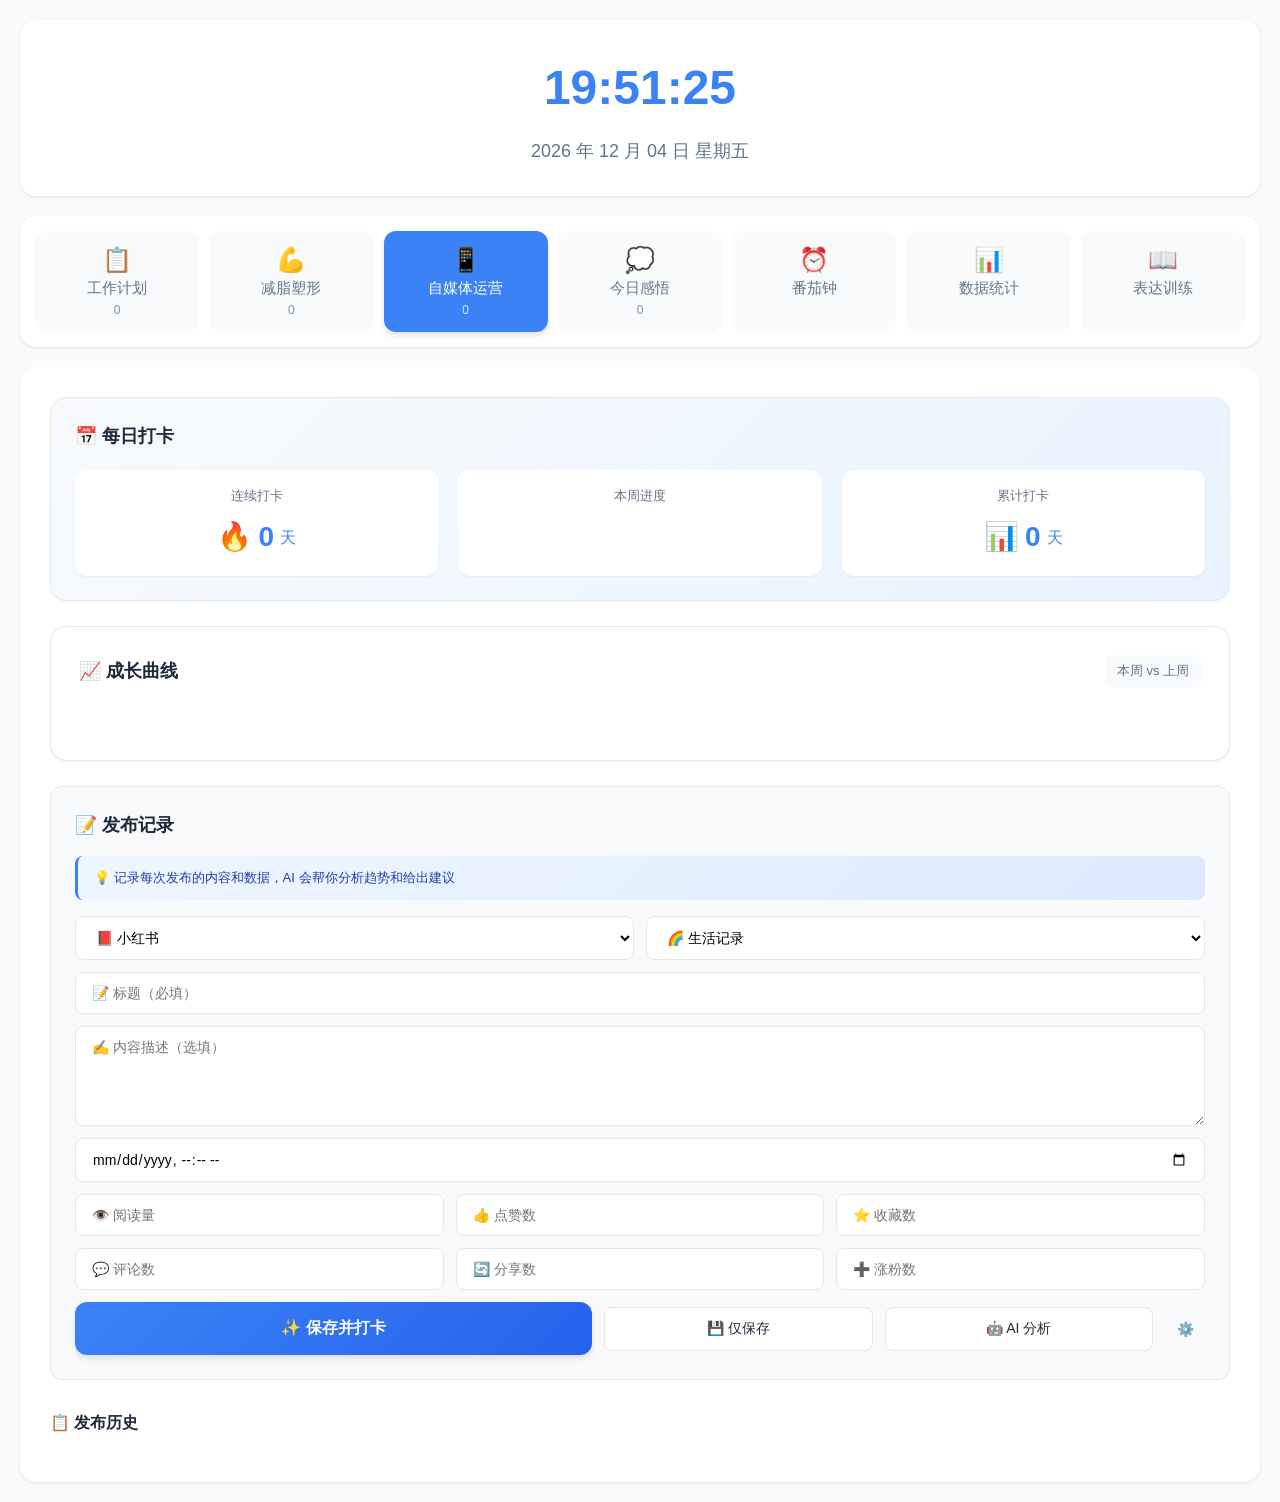
<file: index-v2.html>
<!DOCTYPE html>
<html lang="zh-CN">
<head>
    <meta charset="UTF-8">
    <meta name="viewport"="width=device-width, initial-scale=1.0">
    <title>个人工作台 v2.1 美化版</title>
    <style>
        * {
            margin: 0;
            padding: 0;
            box-sizing: border-box;
        }

        :root {
            /* 主色系 */
            --primary-color: #3b82f6;
            --success-color: #10b981;
            --warning-color: #f59e0b;
            --danger-color: #ef4444;
            
            /* 背景色 */
            --bg-primary: #f8fafc;
            --bg-secondary: #ffffff;
            --bg-card: #f8fafc;
            
            /* 文字颜色 */
            --text-primary: #1e293b;
            --text-secondary: #64748b;
            --text-tertiary: #94a3b8;
            
            /* 边框 */
            --border-color: #e2e8f0;
            
            /* 阴影 */
            --shadow-sm: 0 1px 2px rgba(0, 0, 0, 0.05);
            --shadow: 0 1px 3px rgba(0, 0, 0, 0.1);
            --shadow-md: 0 4px 6px rgba(0, 0, 0, 0.1);
            --shadow-lg: 0 10px 15px rgba(0, 0, 0, 0.1);
            
            /* 间距 */
            --space-xs: 8px;
            --space-sm: 12px;
            --space-md: 20px;
            --space-lg: 30px;
            
            /* 圆角 */
            --radius-sm: 8px;
            --radius-md: 12px;
            --radius-lg: 16px;
        }

        body {
            font-family: -apple-system, BlinkMacSystemFont, "Segoe UI", Roboto, "Helvetica Neue", Arial, sans-serif;
            background: var(--bg-primary);
            color: var(--text-primary);
            line-height: 1.6;
        }

        .container {
            max-width: 1400px;
            margin: 0 auto;
            padding: 20px;
        }

        /* ========== 头部时间 ========== */
        .header {
            background: var(--bg-secondary);
            padding: 30px;
            border-radius: var(--radius-lg);
            box-shadow: var(--shadow);
            margin-bottom: 20px;
            text-align: center;
        }

        .current-time {
            font-size: 48px;
            font-weight: 700;
            color: var(--primary-color);
            margin-bottom: 10px;
            font-variant-numeric: tabular-nums;
        }

        .current-date {
            font-size: 18px;
            color: var(--text-secondary);
        }

        /* ========== Tab 导航 ========== */
        .tabs {
            display: flex;
            gap: 10px;
            margin-bottom: 20px;
            background: var(--bg-secondary);
            padding: 15px;
            border-radius: var(--radius-lg);
            box-shadow: var(--shadow);
            overflow-x: auto;
        }

        .tab-btn {
            flex: 1;
            min-width: 140px;
            padding: 15px 20px;
            border: none;
            background: var(--bg-card);
            border-radius: var(--radius-md);
            cursor: pointer;
            font-size: 15px;
            font-weight: 500;
            color: var(--text-secondary);
            transition: all 0.2s ease;
            display: flex;
            flex-direction: column;
            align-items: center;
            gap: 5px;
        }

        .tab-btn:hover {
            background: #e0e7ff;
            color: var(--primary-color);
        }

        .tab-btn.active {
            background: var(--primary-color);
            color: white;
            box-shadow: var(--shadow-md);
        }

        .tab-icon {
            font-size: 24px;
        }

        .tab-count {
            font-size: 12px;
            opacity: 0.8;
        }

        /* ========== Tab 内容 ========== */
        .tab-content {
            display: none;
            background: var(--bg-secondary);
            border-radius: var(--radius-lg);
            padding: 30px;
            box-shadow: var(--shadow);
            min-height: 600px;
        }

        .tab-content.active {
            display: block;
            animation: fadeIn 0.3s ease;
        }

        @keyframes fadeIn {
            from { opacity: 0; transform: translateY(10px); }
            to { opacity: 1; transform: translateY(0); }
        }

        /* ========== 打卡卡片（重新设计）========== */
        .checkin-card {
            background: linear-gradient(135deg, #f8fafc 0%, #e8f3ff 100%);
            padding: 24px;
            border-radius: var(--radius-lg);
            margin-bottom: 25px;
            border: 1px solid var(--border-color);
            box-shadow: var(--shadow-sm);
        }

        .checkin-header {
            display: flex;
            align-items: center;
            gap: 12px;
            margin-bottom: 20px;
        }

        .checkin-header h3 {
            font-size: 18px;
            font-weight: 600;
            color: var(--text-primary);
        }

        .checkin-stats {
            display: grid;
            grid-template-columns: repeat(3, 1fr);
            gap: 20px;
        }

        .checkin-stat-item {
            text-align: center;
            padding: 16px;
            background: white;
            border-radius: var(--radius-md);
            box-shadow: var(--shadow-sm);
        }

        .checkin-stat-label {
            font-size: 13px;
            color: var(--text-secondary);
            margin-bottom: 8px;
        }

        .checkin-stat-value {
            font-size: 28px;
            font-weight: 700;
            color: var(--primary-color);
            display: flex;
            align-items: center;
            justify-content: center;
            gap: 6px;
        }

        .checkin-week-progress {
            display: flex;
            gap: 8px;
            justify-content: center;
            margin-top: 8px;
        }

        .checkin-day-dot {
            width: 32px;
            height: 32px;
            border-radius: 50%;
            background: #e2e8f0;
            display: flex;
            align-items: center;
            justify-content: center;
            font-size: 16px;
        }

        .checkin-day-dot.checked {
            background: linear-gradient(135deg, #10b981 0%, #059669 100%);
        }

        /* ========== 成长曲线（重新设计）========== */
        .growth-card {
            background: white;
            padding: 28px;
            border-radius: var(--radius-lg);
            margin-bottom: 25px;
            border: 1px solid var(--border-color);
            box-shadow: var(--shadow-sm);
        }

        .growth-header {
            display: flex;
            justify-content: space-between;
            align-items: center;
            margin-bottom: 24px;
        }

        .growth-header h3 {
            font-size: 18px;
            font-weight: 600;
            color: var(--text-primary);
        }

        .growth-period {
            font-size: 13px;
            color: var(--text-secondary);
            background: var(--bg-card);
            padding: 6px 12px;
            border-radius: var(--radius-sm);
        }

        .growth-metrics {
            display: grid;
            grid-template-columns: repeat(4, 1fr);
            gap: 16px;
            margin-bottom: 20px;
        }

        .growth-metric {
            text-align: center;
            padding: 20px;
            background: var(--bg-card);
            border-radius: var(--radius-md);
            border: 1px solid var(--border-color);
            transition: all 0.2s ease;
        }

        .growth-metric:hover {
            box-shadow: var(--shadow-md);
            transform: translateY(-2px);
        }

        .growth-metric-icon {
            font-size: 28px;
            margin-bottom: 8px;
        }

        .growth-metric-label {
            font-size: 12px;
            color: var(--text-secondary);
            margin-bottom: 6px;
        }

        .growth-metric-value {
            font-size: 24px;
            font-weight: 700;
            margin-bottom: 4px;
        }

        .growth-metric-value.up {
            color: var(--success-color);
        }

        .growth-metric-value.down {
            color: var(--danger-color);
        }

        .growth-metric-value.neutral {
            color: var(--text-tertiary);
        }

        .growth-metric-change {
            font-size: 13px;
            font-weight: 600;
        }

        .growth-insights {
            background: linear-gradient(135deg, #fef3c7 0%, #fde68a 100%);
            padding: 16px 20px;
            border-radius: var(--radius-md);
            border-left: 4px solid var(--warning-color);
        }

        .growth-insights-title {
            font-size: 14px;
            font-weight: 600;
            color: #78350f;
            margin-bottom: 8px;
        }

        .growth-insights-list {
            font-size: 13px;
            color: #92400e;
            line-height: 1.8;
        }

        /* ========== 按钮样式（重新设计）========== */
        .btn {
            padding: 12px 20px;
            border: none;
            border-radius: var(--radius-sm);
            cursor: pointer;
            font-size: 14px;
            font-weight: 500;
            transition: all 0.2s ease;
            display: inline-flex;
            align-items: center;
            justify-content: center;
            gap: 6px;
        }

        .btn-primary {
            background: var(--primary-color);
            color: white;
        }

        .btn-primary:hover {
            background: #2563eb;
            box-shadow: var(--shadow-md);
        }

        .btn-success {
            background: var(--success-color);
            color: white;
        }

        .btn-success:hover {
            background: #059669;
        }

        .btn-lg {
            padding: 16px 32px;
            font-size: 16px;
            font-weight: 600;
            border-radius: var(--radius-md);
        }

        .btn-sm {
            padding: 8px 16px;
            font-size: 13px;
        }

        .btn-icon {
            width: 40px;
            height: 40px;
            padding: 0;
            border-radius: var(--radius-sm);
            background: var(--bg-card);
            color: var(--text-secondary);
        }

        .btn-icon:hover {
            background: var(--primary-color);
            color: white;
        }

        /* ========== 操作按钮区域 ========== */
        .action-buttons {
            display: flex;
            gap: 12px;
            align-items: center;
        }

        .action-buttons .btn-main {
            flex: 2;
            background: linear-gradient(135deg, #3b82f6 0%, #2563eb 100%);
            color: white;
            box-shadow: var(--shadow-md);
        }

        .action-buttons .btn-main:hover {
            box-shadow: var(--shadow-lg);
            transform: translateY(-2px);
        }

        .action-buttons .btn-secondary {
            flex: 1;
            background: white;
            color: var(--text-primary);
            border: 1px solid var(--border-color);
        }

        .action-buttons .btn-secondary:hover {
            background: var(--bg-card);
            border-color: var(--primary-color);
        }

        /* ========== 输入框优化 ========== */
        .quick-input {
            margin-bottom: 30px;
            padding: 24px;
            background: var(--bg-card);
            border-radius: var(--radius-md);
            border: 1px solid var(--border-color);
        }

        .quick-input h3 {
            margin-bottom: 16px;
            color: var(--text-primary);
            font-size: 18px;
            font-weight: 600;
        }

        .input-group {
            display: flex;
            gap: 12px;
            margin-bottom: 12px;
        }

        .input-group input,
        .input-group textarea,
        .input-group select {
            flex: 1;
            padding: 12px 16px;
            border: 1px solid var(--border-color);
            border-radius: var(--radius-sm);
            font-size: 14px;
            font-family: inherit;
            transition: all 0.2s ease;
            background: white;
        }

        .input-group input:focus,
        .input-group textarea:focus,
        .input-group select:focus {
            outline: none;
            border-color: var(--primary-color);
            box-shadow: 0 0 0 3px rgba(59, 130, 246, 0.1);
        }

        .input-group textarea {
            resize: vertical;
            min-height: 100px;
        }

        /* ========== AI 提示 ========== */
        .ai-hint {
            background: linear-gradient(135deg, #eff6ff 0%, #dbeafe 100%);
            padding: 12px 16px;
            border-radius: var(--radius-sm);
            border-left: 3px solid var(--primary-color);
            font-size: 13px;
            color: #1e40af;
            margin-bottom: 16px;
            line-height: 1.6;
        }

        /* ========== Toast 提示 ========== */
        .toast {
            position: fixed;
            top: 20px;
            right: 20px;
            background: white;
            padding: 16px 24px;
            border-radius: var(--radius-md);
            box-shadow: var(--shadow-lg);
            border-left: 4px solid var(--success-color);
            z-index: 1000;
            animation: slideInRight 0.3s ease;
            max-width: 400px;
        }

        @keyframes slideInRight {
            from { transform: translateX(100%); opacity: 0; }
            to { transform: translateX(0); opacity: 1; }
        }

        /* ========== 彩带动画（仅里程碑）========== */
        @keyframes confetti {
            0% { transform: translateY(-100%) rotateZ(0deg); opacity: 1; }
            100% { transform: translateY(100vh) rotateZ(720deg); opacity: 0; }
        }

        .confetti {
            position: fixed;
            width: 10px;
            height: 10px;
            background: var(--primary-color);
            top: -10px;
            z-index: 999;
            animation: confetti 3s linear forwards;
        }

        /* ========== 响应式设计 ========== */
        @media (max-width: 768px) {
            .checkin-stats {
                grid-template-columns: 1fr;
                gap: 12px;
            }

            .growth-metrics {
                grid-template-columns: 1fr;
                gap: 12px;
            }

            .action-buttons {
                flex-direction: column;
            }

            .action-buttons .btn-main,
            .action-buttons .btn-secondary {
                flex: 1;
                width: 100%;
            }

            .current-time {
                font-size: 36px;
            }

            .tab-btn {
                min-width: 120px;
                padding: 12px 16px;
                font-size: 14px;
            }
        }

        /* ========== 其他原有样式（工作计划、健身等）========== */
        .work-section {
            margin-bottom: 25px;
        }

        .work-section h4 {
            margin-bottom: 15px;
            padding-bottom: 10px;
            border-bottom: 2px solid var(--border-color);
            display: flex;
            align-items: center;
            gap: 10px;
            font-size: 16px;
            font-weight: 600;
        }

        .work-item {
            display: flex;
            justify-content: space-between;
            align-items: center;
            padding: 14px 16px;
            background: var(--bg-card);
            border-radius: var(--radius-sm);
            margin-bottom: 10px;
            border-left: 3px solid var(--primary-color);
            transition: all 0.2s ease;
        }

        .work-item:hover {
            box-shadow: var(--shadow-md);
            transform: translateX(4px);
        }

        .work-item-content {
            flex: 1;
        }

        .work-item-time {
            color: var(--text-secondary);
            font-size: 12px;
            margin-right: 10px;
        }

        .fitness-grid {
            display: grid;
            grid-template-columns: repeat(auto-fit, minmax(200px, 1fr));
            gap: 16px;
            margin-bottom: 20px;
        }

        .fitness-card {
            background: var(--bg-card);
            padding: 20px;
            border-radius: var(--radius-md);
            text-align: center;
            border: 1px solid var(--border-color);
            transition: all 0.2s ease;
        }

        .fitness-card:hover {
            box-shadow: var(--shadow-md);
            transform: translateY(-2px);
        }

        .fitness-card-icon {
            font-size: 36px;
            margin-bottom: 12px;
        }

        .fitness-card-label {
            font-size: 13px;
            color: var(--text-secondary);
            margin-bottom: 8px;
        }

        .fitness-card-value {
            font-size: 28px;
            font-weight: 700;
            color: var(--primary-color);
        }

        .record-list {
            margin-top: 20px;
        }

        .record-item {
            display: flex;
            justify-content: space-between;
            align-items: center;
            padding: 16px;
            background: var(--bg-card);
            border-radius: var(--radius-sm);
            margin-bottom: 12px;
            border: 1px solid var(--border-color);
            transition: all 0.2s ease;
        }

        .record-item:hover {
            box-shadow: var(--shadow-md);
        }

        .record-info {
            flex: 1;
        }

        .record-title {
            font-weight: 600;
            margin-bottom: 6px;
            font-size: 15px;
        }

        .record-details {
            font-size: 13px;
            color: var(--text-secondary);
        }

        .pomodoro-timer {
            text-align: center;
            padding: 40px 20px;
        }

        .timer-display {
            font-size: 80px;
            font-weight: 700;
            color: var(--primary-color);
            margin-bottom: 30px;
            font-family: 'Courier New', monospace;
            font-variant-numeric: tabular-nums;
        }

        .timer-controls {
            display: flex;
            gap: 16px;
            justify-content: center;
            margin-bottom: 30px;
        }

        .timer-stats {
            display: grid;
            grid-template-columns: repeat(2, 1fr);
            gap: 20px;
            max-width: 500px;
            margin: 0 auto;
        }

        .stats-grid {
            display: grid;
            grid-template-columns: repeat(auto-fit, minmax(250px, 1fr));
            gap: 20px;
        }

        .stat-card {
            background: linear-gradient(135deg, var(--primary-color), #2563eb);
            color: white;
            padding: 28px;
            border-radius: var(--radius-lg);
            box-shadow: var(--shadow-lg);
        }

        .stat-card-title {
            font-size: 14px;
            opacity: 0.9;
            margin-bottom: 12px;
        }

        .stat-card-value {
            font-size: 40px;
            font-weight: 700;
            margin-bottom: 8px;
        }

        .stat-card-trend {
            font-size: 13px;
            opacity: 0.85;
        }

        .empty-state {
            text-align: center;
            padding: 60px 20px;
            color: var(--text-secondary);
        }

        .empty-state-icon {
            font-size: 64px;
            margin-bottom: 16px;
            opacity: 0.5;
        }

        .btn-danger {
            background: var(--danger-color);
            color: white;
        }

        .btn-danger:hover {
            background: #dc2626;
        }
    </style>
</head>
<body>
    <div class="container">
        <!-- 头部时间 -->
        <div class="header">
            <div class="current-time" id="currentTime">12:00:00</div>
            <div class="current-date" id="currentDate">2026年7月29日 星期二</div>
        </div>

        <!-- Tab 导航 -->
        <div class="tabs">
            <button class="tab-btn" onclick="switchTab('work')" id="tab-work">
                <span class="tab-icon">📋</span>
                <span>工作计划</span>
                <span class="tab-count" id="workCount">0</span>
            </button>
            <button class="tab-btn" onclick="switchTab('fitness')" id="tab-fitness">
                <span class="tab-icon">💪</span>
                <span>减脂塑形</span>
                <span class="tab-count" id="fitnessCount">0</span>
            </button>
            <button class="tab-btn active" onclick="switchTab('media')" id="tab-media">
                <span class="tab-icon">📱</span>
                <span>自媒体运营</span>
                <span class="tab-count" id="mediaCount">0</span>
            </button>
            <button class="tab-btn" onclick="switchTab('reflection')" id="tab-reflection">
                <span class="tab-icon">💭</span>
                <span>今日感悟</span>
                <span class="tab-count" id="reflectionCount">0</span>
            </button>
            <button class="tab-btn" onclick="switchTab('pomodoro')" id="tab-pomodoro">
                <span class="tab-icon">⏰</span>
                <span>番茄钟</span>
            </button>
            <button class="tab-btn" onclick="switchTab('stats')" id="tab-stats">
                <span class="tab-icon">📊</span>
                <span>数据统计</span>
            </button>
            <button class="tab-btn" onclick="switchTab('expression')" id="tab-expression">
                <span class="tab-icon">📖</span>
                <span>表达训练</span>
            </button>
        </div>

        <!-- Tab 内容：自媒体运营（重点优化）-->
        <div id="content-media" class="tab-content active">
            <!-- 打卡卡片（新设计）-->
            <div class="checkin-card">
                <div class="checkin-header">
                    <h3>📅 每日打卡</h3>
                </div>
                <div class="checkin-stats">
                    <div class="checkin-stat-item">
                        <div class="checkin-stat-label">连续打卡</div>
                        <div class="checkin-stat-value" id="continuousDays">
                            <span>🔥</span>
                            <span>0</span>
                            <span style="font-size: 16px; font-weight: 500;">天</span>
                        </div>
                    </div>
                    <div class="checkin-stat-item">
                        <div class="checkin-stat-label">本周进度</div>
                        <div class="checkin-week-progress" id="weekProgress">
                            <!-- 动态生成 -->
                        </div>
                    </div>
                    <div class="checkin-stat-item">
                        <div class="checkin-stat-label">累计打卡</div>
                        <div class="checkin-stat-value" id="totalDays">
                            <span>📊</span>
                            <span>0</span>
                            <span style="font-size: 16px; font-weight: 500;">天</span>
                        </div>
                    </div>
                </div>
            </div>

            <!-- 成长曲线（新设计）-->
            <div class="growth-card">
                <div class="growth-header">
                    <h3>📈 成长曲线</h3>
                    <div class="growth-period">本周 vs 上周</div>
                </div>
                <div class="growth-metrics" id="growthMetrics">
                    <!-- 动态生成 -->
                </div>
                <div class="growth-insights" id="growthInsights" style="display: none;">
                    <div class="growth-insights-title">💡 智能洞察</div>
                    <div class="growth-insights-list" id="insightsList">
                        <!-- 动态生成 -->
                    </div>
                </div>
            </div>

            <!-- 快速输入区域 -->
            <div class="quick-input">
                <h3>📝 发布记录</h3>
                <div class="ai-hint">
                    💡 记录每次发布的内容和数据，AI 会帮你分析趋势和给出建议
                </div>

                <div class="input-group">
                    <select id="mediaPlatform">
                        <option value="xiaohongshu">📕 小红书</option>
                        <option value="douyin">📹 抖音</option>
                        <option value="bilibili">📺 B站</option>
                        <option value="weixin">💬 公众号</option>
                        <option value="weibo">🔶 微博</option>
                        <option value="zhihu">💡 知乎</option>
                    </select>
                    <select id="mediaContentType">
                        <option value="life">🌈 生活记录</option>
                        <option value="knowledge">📚 知识分享</option>
                        <option value="product">🛍️ 好物推荐</option>
                        <option value="tutorial">🎓 教程攻略</option>
                        <option value="vlog">🎬 Vlog</option>
                        <option value="other">🔖 其他</option>
                    </select>
                </div>

                <div class="input-group">
                    <input type="text" id="mediaTitle" placeholder="📝 标题（必填）">
                </div>

                <div class="input-group">
                    <textarea id="mediaContent" placeholder="✍️ 内容描述（选填）"></textarea>
                </div>

                <div class="input-group">
                    <input type="datetime-local" id="mediaPublishTime">
                </div>

                <div class="input-group" style="display: grid; grid-template-columns: repeat(3, 1fr); gap: 12px;">
                    <input type="number" id="mediaViews" placeholder="👁️ 阅读量" min="0">
                    <input type="number" id="mediaLikes" placeholder="👍 点赞数" min="0">
                    <input type="number" id="mediaCollects" placeholder="⭐ 收藏数" min="0">
                    <input type="number" id="mediaComments" placeholder="💬 评论数" min="0">
                    <input type="number" id="mediaShares" placeholder="🔄 分享数" min="0">
                    <input type="number" id="mediaFollows" placeholder="➕ 涨粉数" min="0">
                </div>

                <!-- 操作按钮（新布局）-->
                <div class="action-buttons">
                    <button class="btn btn-lg btn-main" onclick="saveAndCheckin()">
                        ✨ 保存并打卡
                    </button>
                    <button class="btn btn-secondary" onclick="saveMediaRecord()">
                        💾 仅保存
                    </button>
                    <button class="btn btn-secondary" onclick="analyzeWithAI()">
                        🤖 AI 分析
                    </button>
                    <button class="btn btn-icon" onclick="showAPIKeySettings()" title="API 设置">
                        ⚙️
                    </button>
                </div>
            </div>

            <!-- 历史记录 -->
            <div class="record-list">
                <h4 style="margin-bottom: 16px; font-size: 16px; font-weight: 600;">📋 发布历史</h4>
                <div id="mediaList"></div>
            </div>
        </div>

        <!-- 其他 Tab 内容（保持原有）-->
        <div id="content-work" class="tab-content">
            <!-- 工作计划内容 -->
        </div>

        <div id="content-fitness" class="tab-content">
            <!-- 减脂塑形内容 -->
        </div>

        <div id="content-reflection" class="tab-content">
            <!-- 今日感悟内容 -->
        </div>

        <div id="content-pomodoro" class="tab-content">
            <!-- 番茄钟内容 -->
        </div>

        <div id="content-stats" class="tab-content">
            <!-- 数据统计内容 -->
        </div>

        <div id="content-expression" class="tab-content">
            <!-- 表达训练内容 -->
        </div>
    </div>

    <script src="story-api.js"></script>
    <script src="qianwen-api.js"></script>
    <script src="ai-classifier.js"></script>
    <script src="app.js"></script>
</body>
</html>
</file>
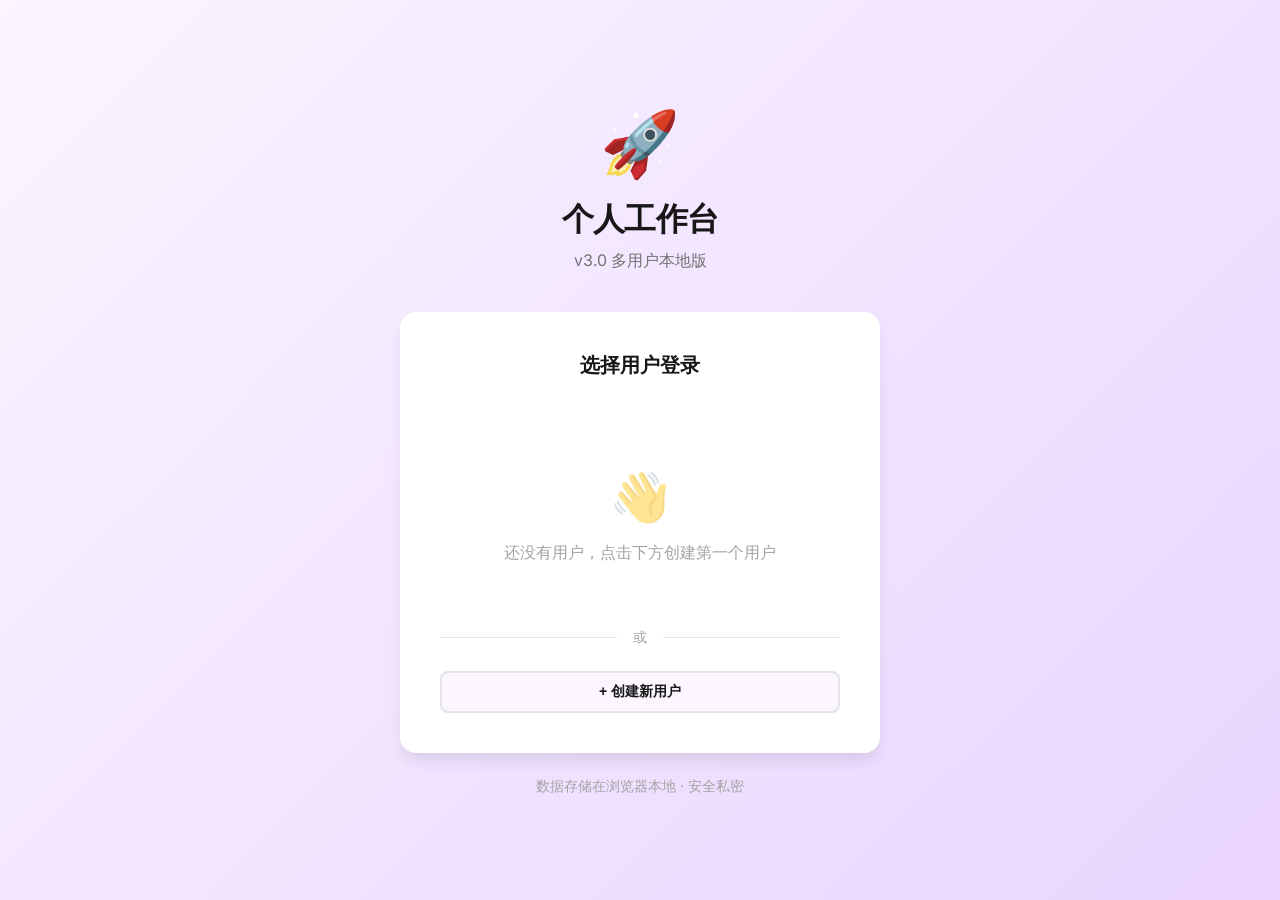
<file: login.html>
<!DOCTYPE html>
<html lang="zh-CN">
<head>
    <meta charset="UTF-8">
    <meta name="viewport" content="width=device-width, initial-scale=1.0">
    <title>登录 - 个人工作台 v3.0 多用户版</title>
    
    <!-- Google Fonts -->
    <link href="https://fonts.googleapis.com/css2?family=Inter:wght@300;400;500;600;700;800&display=swap" rel="stylesheet">
    
    <style>
        * {
            margin: 0;
            padding: 0;
            box-sizing: border-box;
        }

        :root {
            --primary: #9b87f5;
            --primary-light: #b8a9f7;
            --primary-alpha-10: rgba(155, 135, 245, 0.1);
            --bg-primary: #faf5ff;
            --bg-secondary: #ffffff;
            --text-primary: #171717;
            --text-secondary: #737373;
            --text-tertiary: #a3a3a3;
            --border: #e5e5e5;
            --shadow-sm: 0 1px 3px 0 rgba(0, 0, 0, 0.1);
            --shadow-md: 0 4px 6px -1px rgba(0, 0, 0, 0.1);
            --shadow-lg: 0 10px 15px -3px rgba(0, 0, 0, 0.1);
            --radius-lg: 12px;
            --radius-xl: 16px;
        }

        body {
            font-family: 'Inter', -apple-system, BlinkMacSystemFont, sans-serif;
            background: linear-gradient(135deg, #faf5ff 0%, #e9d5ff 100%);
            min-height: 100vh;
            display: flex;
            align-items: center;
            justify-content: center;
            padding: 20px;
        }

        .login-container {
            width: 100%;
            max-width: 480px;
            animation: fadeInUp 0.5s ease-out;
        }

        @keyframes fadeInUp {
            from {
                opacity: 0;
                transform: translateY(20px);
            }
            to {
                opacity: 1;
                transform: translateY(0);
            }
        }

        .logo {
            text-align: center;
            margin-bottom: 40px;
        }

        .logo-icon {
            font-size: 64px;
            margin-bottom: 16px;
            animation: float 3s ease-in-out infinite;
        }

        @keyframes float {
            0%, 100% { transform: translateY(0); }
            50% { transform: translateY(-10px); }
        }

        .logo h1 {
            font-size: 32px;
            font-weight: 700;
            color: var(--text-primary);
            margin-bottom: 8px;
            letter-spacing: -0.02em;
        }

        .logo p {
            font-size: 16px;
            color: var(--text-secondary);
        }

        .card {
            background: var(--bg-secondary);
            border-radius: var(--radius-xl);
            box-shadow: var(--shadow-lg);
            padding: 40px;
            margin-bottom: 24px;
        }

        .card-title {
            font-size: 20px;
            font-weight: 600;
            color: var(--text-primary);
            margin-bottom: 24px;
            text-align: center;
        }

        .user-list {
            display: flex;
            flex-direction: column;
            gap: 12px;
            margin-bottom: 24px;
        }

        .user-card {
            display: flex;
            align-items: center;
            justify-content: space-between;
            padding: 16px;
            background: var(--bg-primary);
            border: 2px solid var(--border);
            border-radius: var(--radius-lg);
            transition: all 0.2s;
            cursor: pointer;
        }

        .user-card:hover {
            border-color: var(--primary);
            transform: translateY(-2px);
            box-shadow: var(--shadow-md);
        }

        .user-info {
            display: flex;
            align-items: center;
            gap: 16px;
            flex: 1;
        }

        .user-avatar {
            width: 48px;
            height: 48px;
            background: linear-gradient(135deg, var(--primary) 0%, var(--primary-light) 100%);
            border-radius: 50%;
            display: flex;
            align-items: center;
            justify-content: center;
            font-size: 24px;
            flex-shrink: 0;
        }

        .user-details {
            flex: 1;
        }

        .user-name {
            font-size: 16px;
            font-weight: 600;
            color: var(--text-primary);
            margin-bottom: 4px;
        }

        .user-meta {
            font-size: 13px;
            color: var(--text-tertiary);
        }

        .btn {
            padding: 10px 20px;
            border: none;
            border-radius: 8px;
            font-size: 14px;
            font-weight: 600;
            cursor: pointer;
            transition: all 0.2s;
        }

        .btn-primary {
            background: linear-gradient(135deg, var(--primary) 0%, var(--primary-light) 100%);
            color: white;
            box-shadow: var(--shadow-sm);
        }

        .btn-primary:hover {
            transform: translateY(-2px);
            box-shadow: 0 6px 16px rgba(155, 135, 245, 0.3);
        }

        .btn-secondary {
            background: var(--bg-primary);
            color: var(--text-primary);
            border: 2px solid var(--border);
        }

        .btn-secondary:hover {
            border-color: var(--primary);
            background: var(--primary-alpha-10);
        }

        .divider {
            display: flex;
            align-items: center;
            margin: 24px 0;
            color: var(--text-tertiary);
            font-size: 14px;
        }

        .divider::before,
        .divider::after {
            content: '';
            flex: 1;
            height: 1px;
            background: var(--border);
        }

        .divider span {
            padding: 0 16px;
        }

        .add-user-form {
            display: none;
        }

        .add-user-form.active {
            display: block;
            animation: fadeIn 0.3s;
        }

        @keyframes fadeIn {
            from { opacity: 0; }
            to { opacity: 1; }
        }

        .form-group {
            margin-bottom: 20px;
        }

        .form-label {
            display: block;
            font-size: 14px;
            font-weight: 500;
            color: var(--text-primary);
            margin-bottom: 8px;
        }

        .form-input {
            width: 100%;
            padding: 12px 16px;
            border: 2px solid var(--border);
            border-radius: 8px;
            font-size: 14px;
            font-family: inherit;
            transition: all 0.2s;
        }

        .form-input:focus {
            outline: none;
            border-color: var(--primary);
            box-shadow: 0 0 0 3px var(--primary-alpha-10);
        }

        .form-actions {
            display: flex;
            gap: 12px;
        }

        .form-actions .btn {
            flex: 1;
        }

        .empty-state {
            text-align: center;
            padding: 40px 20px;
            color: var(--text-tertiary);
        }

        .empty-state-icon {
            font-size: 48px;
            margin-bottom: 16px;
            opacity: 0.5;
        }

        .footer {
            text-align: center;
            color: var(--text-tertiary);
            font-size: 14px;
        }

        .toast {
            position: fixed;
            top: 20px;
            right: 20px;
            background: white;
            padding: 16px 24px;
            border-radius: 8px;
            box-shadow: var(--shadow-lg);
            display: flex;
            align-items: center;
            gap: 12px;
            animation: slideInRight 0.3s;
            z-index: 1000;
        }

        @keyframes slideInRight {
            from {
                transform: translateX(400px);
                opacity: 0;
            }
            to {
                transform: translateX(0);
                opacity: 1;
            }
        }

        .toast.success {
            border-left: 4px solid #10b981;
        }

        .toast.error {
            border-left: 4px solid #ef4444;
        }
    </style>
</head>
<body>
    <div class="login-container">
        <!-- Logo -->
        <div class="logo">
            <div class="logo-icon">🚀</div>
            <h1>个人工作台</h1>
            <p>v3.0 多用户本地版</p>
        </div>

        <!-- 用户列表 -->
        <div class="card">
            <h2 class="card-title">选择用户登录</h2>
            
            <div class="user-list" id="userList">
                <!-- 动态生成用户卡片 -->
            </div>

            <div class="empty-state" id="emptyState" style="display: none;">
                <div class="empty-state-icon">👋</div>
                <p>还没有用户，点击下方创建第一个用户</p>
            </div>

            <div class="divider">
                <span>或</span>
            </div>

            <button class="btn btn-secondary" onclick="toggleAddUserForm()" id="toggleBtn" style="width: 100%;">
                + 创建新用户
            </button>

            <!-- 添加用户表单 -->
            <div class="add-user-form" id="addUserForm">
                <form onsubmit="createUser(event)">
                    <div class="form-group">
                        <label class="form-label">用户名</label>
                        <input 
                            type="text" 
                            class="form-input" 
                            id="newUsername"
                            placeholder="请输入用户名（如：张三）"
                            required
                            minlength="2"
                            maxlength="20"
                        >
                    </div>
                    
                    <div class="form-group">
                        <label class="form-label">通义千问 API Key（可选）</label>
                        <input 
                            type="text" 
                            class="form-input" 
                            id="newApiKey"
                            placeholder="sk-... (可稍后在设置中添加)"
                        >
                    </div>

                    <div class="form-actions">
                        <button type="button" class="btn btn-secondary" onclick="toggleAddUserForm()">
                            取消
                        </button>
                        <button type="submit" class="btn btn-primary">
                            创建用户
                        </button>
                    </div>
                </form>
            </div>
        </div>

        <!-- Footer -->
        <div class="footer">
            <p>数据存储在浏览器本地 · 安全私密</p>
        </div>
    </div>

    <script>
        // ========================================
        // 用户管理系统
        // ========================================
        
        const STORAGE_KEY = 'workspace_users';
        const CURRENT_USER_KEY = 'workspace_current_user';

        // 用户数据结构
        class UserManager {
            constructor() {
                this.users = this.loadUsers();
            }

            // 加载用户列表
            loadUsers() {
                const data = localStorage.getItem(STORAGE_KEY);
                return data ? JSON.parse(data) : [];
            }

            // 保存用户列表
            saveUsers() {
                localStorage.setItem(STORAGE_KEY, JSON.stringify(this.users));
            }

            // 创建新用户
            createUser(username, apiKey = '') {
                // 检查用户名是否已存在
                if (this.users.find(u => u.username === username)) {
                    throw new Error('用户名已存在');
                }

                const user = {
                    id: 'user_' + Date.now(),
                    username: username,
                    apiKey: apiKey,
                    createdAt: new Date().toISOString(),
                    lastLogin: new Date().toISOString(),
                    avatar: this.getRandomAvatar()
                };

                this.users.push(user);
                this.saveUsers();
                return user;
            }

            // 删除用户
            deleteUser(userId) {
                const index = this.users.findIndex(u => u.id === userId);
                if (index > -1) {
                    this.users.splice(index, 1);
                    this.saveUsers();
                    return true;
                }
                return false;
            }

            // 更新最后登录时间
            updateLastLogin(userId) {
                const user = this.users.find(u => u.id === userId);
                if (user) {
                    user.lastLogin = new Date().toISOString();
                    this.saveUsers();
                }
            }

            // 获取随机头像emoji
            getRandomAvatar() {
                const avatars = ['👨', '👩', '🧑', '👦', '👧', '🧔', '👨‍💼', '👩‍💼', '🧑‍💻', '👨‍🎨', '👩‍🎨'];
                return avatars[Math.floor(Math.random() * avatars.length)];
            }

            // 格式化时间
            formatTime(isoString) {
                const date = new Date(isoString);
                const now = new Date();
                const diff = now - date;
                
                const minutes = Math.floor(diff / 60000);
                const hours = Math.floor(diff / 3600000);
                const days = Math.floor(diff / 86400000);

                if (minutes < 1) return '刚刚';
                if (minutes < 60) return `${minutes}分钟前`;
                if (hours < 24) return `${hours}小时前`;
                if (days < 7) return `${days}天前`;
                return date.toLocaleDateString('zh-CN');
            }
        }

        const userManager = new UserManager();

        // ========================================
        // UI 渲染
        // ========================================

        function renderUserList() {
            const userListEl = document.getElementById('userList');
            const emptyStateEl = document.getElementById('emptyState');

            if (userManager.users.length === 0) {
                userListEl.innerHTML = '';
                emptyStateEl.style.display = 'block';
                return;
            }

            emptyStateEl.style.display = 'none';
            
            // 按最后登录时间排序
            const sortedUsers = [...userManager.users].sort((a, b) => 
                new Date(b.lastLogin) - new Date(a.lastLogin)
            );

            userListEl.innerHTML = sortedUsers.map(user => `
                <div class="user-card" onclick="loginUser('${user.id}')">
                    <div class="user-info">
                        <div class="user-avatar">${user.avatar}</div>
                        <div class="user-details">
                            <div class="user-name">${user.username}</div>
                            <div class="user-meta">最后登录: ${userManager.formatTime(user.lastLogin)}</div>
                        </div>
                    </div>
                    <button class="btn btn-primary" onclick="loginUser('${user.id}'); event.stopPropagation();">
                        登录
                    </button>
                </div>
            `).join('');
        }

        // ========================================
        // 交互功能
        // ========================================

        function toggleAddUserForm() {
            const form = document.getElementById('addUserForm');
            const btn = document.getElementById('toggleBtn');
            
            if (form.classList.contains('active')) {
                form.classList.remove('active');
                btn.textContent = '+ 创建新用户';
            } else {
                form.classList.add('active');
                btn.textContent = '收起表单';
                setTimeout(() => {
                    document.getElementById('newUsername').focus();
                }, 100);
            }
        }

        function createUser(event) {
            event.preventDefault();
            
            const username = document.getElementById('newUsername').value.trim();
            const apiKey = document.getElementById('newApiKey').value.trim();

            try {
                const user = userManager.createUser(username, apiKey);
                
                showToast('✅ 用户创建成功！', 'success');
                
                // 清空表单
                document.getElementById('newUsername').value = '';
                document.getElementById('newApiKey').value = '';
                toggleAddUserForm();
                
                // 重新渲染列表
                renderUserList();
                
                // 自动登录
                setTimeout(() => {
                    loginUser(user.id);
                }, 500);
                
            } catch (error) {
                showToast('❌ ' + error.message, 'error');
            }
        }

        function loginUser(userId) {
            // 更新最后登录时间
            userManager.updateLastLogin(userId);
            
            // 保存当前用户
            localStorage.setItem(CURRENT_USER_KEY, userId);
            
            // 跳转到工作台
            window.location.href = 'index-complete.html';
        }

        function showToast(message, type = 'success') {
            const toast = document.createElement('div');
            toast.className = `toast ${type}`;
            toast.textContent = message;
            document.body.appendChild(toast);

            setTimeout(() => {
                toast.style.animation = 'slideInRight 0.3s reverse';
                setTimeout(() => {
                    toast.remove();
                }, 300);
            }, 3000);
        }

        // ========================================
        // 初始化
        // ========================================

        document.addEventListener('DOMContentLoaded', () => {
            renderUserList();
            
            // 回车键提交表单
            document.getElementById('newUsername').addEventListener('keypress', (e) => {
                if (e.key === 'Enter' && !e.shiftKey) {
                    document.querySelector('#addUserForm form').requestSubmit();
                }
            });
        });
    </script>
</body>
</html>
</file>
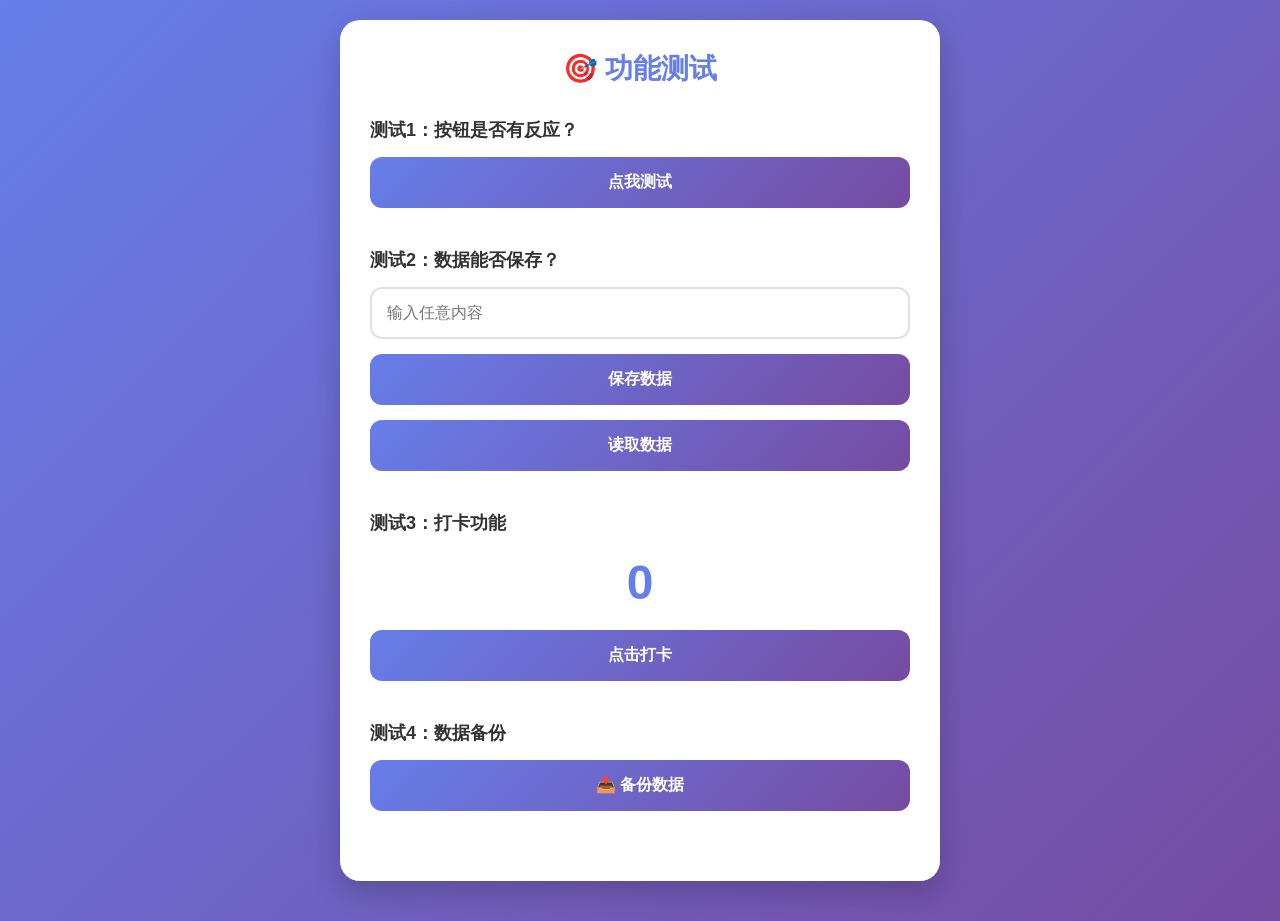
<file: test-simple.html>
<!DOCTYPE html>
<html lang="zh-CN">
<head>
    <meta charset="UTF-8">
    <meta name="viewport" content="width=device-width, initial-scale=1.0, user-scalable=no">
    <title>功能测试</title>
    <style>
        * {
            margin: 0;
            padding: 0;
            box-sizing: border-box;
        }

        body {
            font-family: -apple-system, BlinkMacSystemFont, "Segoe UI", Arial, sans-serif;
            background: linear-gradient(135deg, #667eea 0%, #764ba2 100%);
            padding: 20px;
            min-height: 100vh;
        }

        .container {
            max-width: 600px;
            margin: 0 auto;
        }

        .card {
            background: white;
            border-radius: 20px;
            padding: 30px;
            margin-bottom: 20px;
            box-shadow: 0 10px 30px rgba(0,0,0,0.2);
        }

        h1 {
            color: #667eea;
            text-align: center;
            margin-bottom: 30px;
            font-size: 28px;
        }

        .test-section {
            margin-bottom: 25px;
        }

        .test-section h3 {
            color: #333;
            margin-bottom: 15px;
            font-size: 18px;
        }

        input, textarea, button {
            width: 100%;
            padding: 15px;
            border: 2px solid #e0e0e0;
            border-radius: 12px;
            font-size: 16px;
            margin-bottom: 15px;
            font-family: inherit;
        }

        button {
            background: linear-gradient(135deg, #667eea 0%, #764ba2 100%);
            color: white;
            border: none;
            font-weight: 600;
            cursor: pointer;
            transition: transform 0.2s;
        }

        button:active {
            transform: scale(0.98);
        }

        .result {
            background: #f5f5f5;
            padding: 15px;
            border-radius: 12px;
            margin-top: 15px;
            display: none;
        }

        .success {
            background: #d4edda;
            color: #155724;
            padding: 15px;
            border-radius: 12px;
            margin-top: 15px;
            display: none;
        }

        .checkin-count {
            font-size: 48px;
            font-weight: bold;
            color: #667eea;
            text-align: center;
            margin: 20px 0;
        }
    </style>
</head>
<body>
    <div class="container">
        <div class="card">
            <h1>🎯 功能测试</h1>
            
            <div class="test-section">
                <h3>测试1：按钮是否有反应？</h3>
                <button onclick="test1()">点我测试</button>
                <div id="result1" class="result"></div>
            </div>

            <div class="test-section">
                <h3>测试2：数据能否保存？</h3>
                <input type="text" id="testInput" placeholder="输入任意内容">
                <button onclick="test2()">保存数据</button>
                <button onclick="test2Load()">读取数据</button>
                <div id="result2" class="result"></div>
            </div>

            <div class="test-section">
                <h3>测试3：打卡功能</h3>
                <div class="checkin-count" id="checkinCount">0</div>
                <button onclick="checkin()">点击打卡</button>
                <div id="result3" class="success"></div>
            </div>

            <div class="test-section">
                <h3>测试4：数据备份</h3>
                <button onclick="backup()">📥 备份数据</button>
                <div id="result4" class="result"></div>
            </div>
        </div>
    </div>

    <script>
        function test1() {
            const result = document.getElementById('result1');
            result.style.display = 'block';
            result.innerHTML = '✅ 太好了！按钮可以点击，JavaScript正常工作！';
        }

        function test2() {
            const input = document.getElementById('testInput');
            const value = input.value;
            if (!value) {
                alert('请先输入内容');
                return;
            }
            
            try {
                localStorage.setItem('test_data', value);
                const result = document.getElementById('result2');
                result.style.display = 'block';
                result.innerHTML = '✅ 数据已保存：' + value;
            } catch (e) {
                alert('保存失败：' + e.message);
            }
        }

        function test2Load() {
            try {
                const data = localStorage.getItem('test_data');
                const result = document.getElementById('result2');
                result.style.display = 'block';
                if (data) {
                    result.innerHTML = '✅ 读取成功：' + data;
                } else {
                    result.innerHTML = '⚠️ 没有保存过数据';
                }
            } catch (e) {
                alert('读取失败：' + e.message);
            }
        }

        function checkin() {
            try {
                let count = parseInt(localStorage.getItem('checkin_count') || '0');
                count++;
                localStorage.setItem('checkin_count', count);
                
                document.getElementById('checkinCount').textContent = count;
                const result = document.getElementById('result3');
                result.style.display = 'block';
                result.innerHTML = '🎉 打卡成功！连续打卡 ' + count + ' 天！';
                
                setTimeout(() => {
                    result.style.display = 'none';
                }, 3000);
            } catch (e) {
                alert('打卡失败：' + e.message);
            }
        }

        function backup() {
            try {
                const data = {
                    test_data: localStorage.getItem('test_data'),
                    checkin_count: localStorage.getItem('checkin_count'),
                    backup_time: new Date().toLocaleString('zh-CN')
                };
                
                const jsonStr = JSON.stringify(data, null, 2);
                
                if (navigator.clipboard) {
                    navigator.clipboard.writeText(jsonStr).then(() => {
                        const result = document.getElementById('result4');
                        result.style.display = 'block';
                        result.innerHTML = '✅ 备份数据已复制到剪贴板！<br><pre>' + jsonStr + '</pre>';
                    });
                } else {
                    const result = document.getElementById('result4');
                    result.style.display = 'block';
                    result.innerHTML = '✅ 备份数据：<br><pre>' + jsonStr + '</pre><br>请手动复制保存';
                }
            } catch (e) {
                alert('备份失败：' + e.message);
            }
        }

        window.onload = function() {
            try {
                const count = localStorage.getItem('checkin_count') || '0';
                document.getElementById('checkinCount').textContent = count;
            } catch (e) {
                console.error('加载数据失败', e);
            }
        };
    </script>
</body>
</html>
</file>
<file: ai-assistant-blue-theme.css>
/* ========================================
   AI 助手 - 蓝色主题版（与工作台统一）
   适配个人工作台 v2.2
   ======================================== */

/* 浮动按钮 */
.ai-float-btn {
    position: fixed;
    bottom: 30px;
    right: 30px;
    width: 120px;
    height: 60px;
    background: linear-gradient(135deg, #3b82f6 0%, #2563eb 100%);
    color: white;
    border: none;
    border-radius: 30px;
    cursor: pointer;
    font-size: 18px;
    font-weight: 600;
    box-shadow: 0 8px 20px rgba(59, 130, 246, 0.4);
    display: flex;
    align-items: center;
    justify-content: center;
    gap: 8px;
    transition: all 0.3s ease;
    z-index: 999;
    animation: float 3s ease-in-out infinite;
}

.ai-float-btn:hover {
    transform: translateY(-5px);
    box-shadow: 0 12px 30px rgba(59, 130, 246, 0.5);
    background: linear-gradient(135deg, #2563eb 0%, #1d4ed8 100%);
}

.ai-float-btn:active {
    transform: translateY(-2px);
}

@keyframes float {
    0%, 100% {
        transform: translateY(0);
    }
    50% {
        transform: translateY(-8px);
    }
}

/* 侧边栏容器 */
.ai-sidebar {
    position: fixed;
    top: 0;
    right: -450px;
    width: 450px;
    height: 100vh;
    background: white;
    box-shadow: -4px 0 30px rgba(0, 0, 0, 0.15);
    transition: right 0.4s cubic-bezier(0.4, 0, 0.2, 1);
    z-index: 1000;
    display: flex;
    flex-direction: column;
}

.ai-sidebar.active {
    right: 0;
}

/* 侧边栏头部 */
.ai-sidebar-header {
    background: linear-gradient(135deg, #3b82f6 0%, #2563eb 100%);
    color: white;
    padding: 24px;
    display: flex;
    align-items: center;
    justify-content: space-between;
    flex-shrink: 0;
}

.ai-sidebar-title {
    font-size: 20px;
    font-weight: 600;
    display: flex;
    align-items: center;
    gap: 10px;
}

.ai-close-btn {
    background: rgba(255, 255, 255, 0.2);
    border: none;
    color: white;
    width: 36px;
    height: 36px;
    border-radius: 8px;
    cursor: pointer;
    font-size: 20px;
    display: flex;
    align-items: center;
    justify-content: center;
    transition: all 0.2s;
}

.ai-close-btn:hover {
    background: rgba(255, 255, 255, 0.3);
}

/* 聊天区域 */
.ai-chat-area {
    flex: 1;
    overflow-y: auto;
    padding: 20px;
    background: #f8fafc;
}

.ai-message {
    margin-bottom: 16px;
    animation: messageSlideIn 0.3s ease;
}

@keyframes messageSlideIn {
    from {
        opacity: 0;
        transform: translateY(10px);
    }
    to {
        opacity: 1;
        transform: translateY(0);
    }
}

.ai-message-user {
    display: flex;
    justify-content: flex-end;
}

.ai-message-ai {
    display: flex;
    justify-content: flex-start;
}

.ai-message-bubble {
    max-width: 75%;
    padding: 12px 16px;
    border-radius: 12px;
    line-height: 1.6;
    font-size: 14px;
    word-wrap: break-word;
}

.ai-message-user .ai-message-bubble {
    background: linear-gradient(135deg, #3b82f6 0%, #2563eb 100%);
    color: white;
    border-bottom-right-radius: 4px;
}

.ai-message-ai .ai-message-bubble {
    background: white;
    color: #1e293b;
    border: 1px solid #e2e8f0;
    border-bottom-left-radius: 4px;
}

/* 输入区域 */
.ai-input-area {
    padding: 20px;
    background: white;
    border-top: 1px solid #e2e8f0;
    flex-shrink: 0;
}

.ai-quick-actions {
    display: flex;
    gap: 8px;
    margin-bottom: 12px;
    flex-wrap: wrap;
}

.ai-quick-btn {
    background: #f1f5f9;
    border: 1px solid #e2e8f0;
    color: #475569;
    padding: 6px 12px;
    border-radius: 6px;
    font-size: 12px;
    cursor: pointer;
    transition: all 0.2s;
}

.ai-quick-btn:hover {
    background: #3b82f6;
    color: white;
    border-color: #3b82f6;
}

.ai-input-box {
    display: flex;
    gap: 10px;
    align-items: flex-end;
}

.ai-input-box textarea {
    flex: 1;
    padding: 12px;
    border: 2px solid #e2e8f0;
    border-radius: 8px;
    font-size: 14px;
    font-family: inherit;
    resize: none;
    max-height: 120px;
    transition: border-color 0.2s;
}

.ai-input-box textarea:focus {
    outline: none;
    border-color: #3b82f6;
}

.ai-send-btn {
    background: linear-gradient(135deg, #3b82f6 0%, #2563eb 100%);
    color: white;
    border: none;
    padding: 12px 20px;
    border-radius: 8px;
    font-size: 16px;
    cursor: pointer;
    transition: all 0.2s;
    white-space: nowrap;
}

.ai-send-btn:hover {
    transform: translateY(-2px);
    box-shadow: 0 4px 12px rgba(59, 130, 246, 0.3);
}

.ai-send-btn:disabled {
    opacity: 0.5;
    cursor: not-allowed;
    transform: none;
}

/* 加载动画 */
.ai-loading {
    display: flex;
    gap: 6px;
    padding: 12px 16px;
}

.ai-loading-dot {
    width: 8px;
    height: 8px;
    background: #3b82f6;
    border-radius: 50%;
    animation: loadingBounce 1.4s infinite ease-in-out both;
}

.ai-loading-dot:nth-child(1) {
    animation-delay: -0.32s;
}

.ai-loading-dot:nth-child(2) {
    animation-delay: -0.16s;
}

@keyframes loadingBounce {
    0%, 80%, 100% {
        transform: scale(0);
    }
    40% {
        transform: scale(1);
    }
}

/* 文档查看器 */
.ai-doc-viewer {
    background: white;
    border-radius: 8px;
    padding: 16px;
    margin-top: 12px;
    border: 1px solid #e2e8f0;
}

.ai-doc-header {
    display: flex;
    justify-content: space-between;
    align-items: center;
    margin-bottom: 12px;
    padding-bottom: 12px;
    border-bottom: 1px solid #e2e8f0;
}

.ai-doc-title {
    font-size: 14px;
    font-weight: 600;
    color: #1e293b;
}

.ai-doc-close {
    background: none;
    border: none;
    color: #64748b;
    cursor: pointer;
    font-size: 18px;
    padding: 4px;
}

.ai-doc-close:hover {
    color: #ef4444;
}

.ai-doc-content {
    font-size: 13px;
    line-height: 1.8;
    color: #475569;
    max-height: 400px;
    overflow-y: auto;
}

.ai-doc-content h1,
.ai-doc-content h2,
.ai-doc-content h3 {
    color: #1e293b;
    margin-top: 16px;
    margin-bottom: 8px;
}

.ai-doc-content h1 {
    font-size: 18px;
    border-bottom: 2px solid #3b82f6;
    padding-bottom: 8px;
}

.ai-doc-content h2 {
    font-size: 16px;
}

.ai-doc-content h3 {
    font-size: 14px;
}

.ai-doc-content code {
    background: #f1f5f9;
    padding: 2px 6px;
    border-radius: 4px;
    font-family: 'Courier New', monospace;
    font-size: 12px;
    color: #3b82f6;
}

.ai-doc-content pre {
    background: #1e293b;
    color: #e2e8f0;
    padding: 12px;
    border-radius: 6px;
    overflow-x: auto;
    margin: 12px 0;
}

.ai-doc-content pre code {
    background: none;
    color: inherit;
    padding: 0;
}

.ai-doc-content ul,
.ai-doc-content ol {
    margin-left: 20px;
    margin-bottom: 12px;
}

.ai-doc-content li {
    margin-bottom: 6px;
}

/* 空状态 */
.ai-empty-state {
    text-align: center;
    padding: 60px 20px;
    color: #94a3b8;
}

.ai-empty-icon {
    font-size: 48px;
    margin-bottom: 12px;
}

.ai-empty-text {
    font-size: 14px;
    line-height: 1.6;
}

/* 提示信息 */
.ai-hint {
    background: #eff6ff;
    border-left: 4px solid #3b82f6;
    padding: 12px;
    border-radius: 6px;
    font-size: 13px;
    color: #1e40af;
    margin-bottom: 12px;
}

/* 响应式：移动端 */
@media (max-width: 768px) {
    .ai-sidebar {
        width: 100%;
        right: -100%;
    }

    .ai-float-btn {
        width: 60px;
        height: 60px;
        border-radius: 50%;
        font-size: 24px;
        bottom: 20px;
        right: 20px;
    }

    .ai-float-btn span {
        display: none;
    }

    .ai-message-bubble {
        max-width: 85%;
    }

    .ai-doc-content {
        font-size: 12px;
    }
}

/* 滚动条美化 */
.ai-chat-area::-webkit-scrollbar,
.ai-doc-content::-webkit-scrollbar {
    width: 6px;
}

.ai-chat-area::-webkit-scrollbar-track,
.ai-doc-content::-webkit-scrollbar-track {
    background: #f1f5f9;
}

.ai-chat-area::-webkit-scrollbar-thumb,
.ai-doc-content::-webkit-scrollbar-thumb {
    background: #cbd5e1;
    border-radius: 3px;
}

.ai-chat-area::-webkit-scrollbar-thumb:hover,
.ai-doc-content::-webkit-scrollbar-thumb:hover {
    background: #94a3b8;
}

/* 搜索结果卡片 */
.ai-search-result {
    background: white;
    border: 1px solid #e2e8f0;
    border-radius: 8px;
    padding: 12px;
    margin-bottom: 10px;
    cursor: pointer;
    transition: all 0.2s;
}

.ai-search-result:hover {
    border-color: #3b82f6;
    box-shadow: 0 4px 12px rgba(59, 130, 246, 0.1);
    transform: translateY(-2px);
}

.ai-search-result-title {
    font-size: 13px;
    font-weight: 600;
    color: #1e293b;
    margin-bottom: 6px;
}

.ai-search-result-path {
    font-size: 11px;
    color: #64748b;
    margin-bottom: 6px;
}

.ai-search-result-preview {
    font-size: 12px;
    color: #475569;
    line-height: 1.5;
    display: -webkit-box;
    -webkit-line-clamp: 2;
    -webkit-box-orient: vertical;
    overflow: hidden;
}

.ai-search-result-score {
    display: inline-block;
    background: linear-gradient(135deg, #3b82f6 0%, #2563eb 100%);
    color: white;
    font-size: 10px;
    padding: 2px 8px;
    border-radius: 10px;
    margin-top: 6px;
}
</file>
<file: work-kb-integration.css>
/**
 * 工作计划知识库关联 - 样式文件
 * 版本：v2.2
 */

/* ==================== 关联资料容器 ==================== */
.related-docs {
    margin-top: 12px;
    background: linear-gradient(135deg, #f8fafc 0%, #f1f5f9 100%);
    border-radius: 12px;
    border-left: 4px solid #3b82f6;
    overflow: hidden;
    transition: all 0.3s ease;
    animation: slideDown 0.4s ease-out;
}

@keyframes slideDown {
    from {
        opacity: 0;
        max-height: 0;
        margin-top: 0;
    }
    to {
        opacity: 1;
        max-height: 500px;
        margin-top: 12px;
    }
}

.related-docs.highlight {
    animation: highlightPulse 1s ease-in-out 2;
    border-left-color: #10b981;
}

@keyframes highlightPulse {
    0%, 100% {
        box-shadow: 0 0 0 0 rgba(16, 185, 129, 0.4);
    }
    50% {
        box-shadow: 0 0 0 8px rgba(16, 185, 129, 0);
    }
}

/* ==================== 关联资料头部 ==================== */
.related-docs-header {
    padding: 12px 16px;
    background: rgba(59, 130, 246, 0.05);
    display: flex;
    align-items: center;
    gap: 8px;
    border-bottom: 1px solid rgba(59, 130, 246, 0.1);
    cursor: pointer;
    user-select: none;
}

.related-docs-icon {
    font-size: 18px;
}

.related-docs-title {
    flex: 1;
    font-size: 14px;
    font-weight: 600;
    color: #475569;
}

.related-docs-toggle {
    width: 24px;
    height: 24px;
    border: none;
    background: rgba(59, 130, 246, 0.1);
    color: #3b82f6;
    border-radius: 6px;
    cursor: pointer;
    font-size: 12px;
    transition: all 0.2s;
}

.related-docs-toggle:hover {
    background: rgba(59, 130, 246, 0.2);
}

.related-docs.collapsed .related-docs-toggle {
    transform: rotate(-90deg);
}

.related-docs.collapsed .related-docs-list,
.related-docs.collapsed .related-docs-footer {
    display: none;
}

/* ==================== 文档列表 ==================== */
.related-docs-list {
    padding: 12px;
    display: flex;
    flex-direction: column;
    gap: 8px;
}

/* ==================== 文档项 ==================== */
.doc-item {
    display: flex;
    gap: 12px;
    padding: 12px;
    background: white;
    border-radius: 8px;
    cursor: pointer;
    transition: all 0.2s;
    border: 1px solid transparent;
}

.doc-item:hover {
    background: #f8fafc;
    border-color: #3b82f6;
    transform: translateX(4px);
    box-shadow: 0 4px 12px rgba(59, 130, 246, 0.15);
}

.doc-item:active {
    transform: translateX(2px);
}

.doc-item-icon {
    font-size: 24px;
    flex-shrink: 0;
    width: 32px;
    height: 32px;
    display: flex;
    align-items: center;
    justify-content: center;
}

.doc-item-content {
    flex: 1;
    min-width: 0;
}

.doc-item-title {
    font-size: 14px;
    font-weight: 600;
    color: #1e293b;
    margin-bottom: 4px;
    overflow: hidden;
    text-overflow: ellipsis;
    white-space: nowrap;
}

.doc-item-summary {
    font-size: 13px;
    color: #64748b;
    margin-bottom: 6px;
    line-height: 1.4;
    display: -webkit-box;
    -webkit-line-clamp: 2;
    -webkit-box-orient: vertical;
    overflow: hidden;
}

.doc-item-meta {
    display: flex;
    align-items: center;
    gap: 12px;
    font-size: 12px;
}

.doc-item-score {
    display: inline-flex;
    align-items: center;
    gap: 4px;
    padding: 2px 8px;
    background: linear-gradient(135deg, #3b82f6 0%, #2563eb 100%);
    color: white;
    border-radius: 6px;
    font-weight: 500;
}

.doc-item-score::before {
    content: '📊';
    font-size: 11px;
}

.doc-item-path {
    color: #94a3b8;
    overflow: hidden;
    text-overflow: ellipsis;
    white-space: nowrap;
}

/* ==================== 关联资料底部 ==================== */
.related-docs-footer {
    padding: 12px 16px;
    background: rgba(59, 130, 246, 0.03);
    border-top: 1px solid rgba(59, 130, 246, 0.1);
    display: flex;
    justify-content: center;
}

.related-docs-ai-btn {
    padding: 8px 20px;
    background: linear-gradient(135deg, #667eea 0%, #764ba2 100%);
    color: white;
    border: none;
    border-radius: 8px;
    font-size: 13px;
    font-weight: 500;
    cursor: pointer;
    transition: all 0.2s;
    display: flex;
    align-items: center;
    gap: 6px;
}

.related-docs-ai-btn:hover {
    transform: translateY(-2px);
    box-shadow: 0 6px 16px rgba(102, 126, 234, 0.3);
}

.related-docs-ai-btn:active {
    transform: translateY(0);
}

/* ==================== 响应式设计 ==================== */
@media (max-width: 768px) {
    .related-docs {
        border-radius: 8px;
    }

    .related-docs-header {
        padding: 10px 12px;
    }

    .related-docs-list {
        padding: 8px;
        gap: 6px;
    }

    .doc-item {
        padding: 10px;
        gap: 10px;
    }

    .doc-item-icon {
        font-size: 20px;
        width: 28px;
        height: 28px;
    }

    .doc-item-title {
        font-size: 13px;
    }

    .doc-item-summary {
        font-size: 12px;
    }

    .doc-item-meta {
        flex-direction: column;
        align-items: flex-start;
        gap: 4px;
    }

    .related-docs-footer {
        padding: 10px 12px;
    }

    .related-docs-ai-btn {
        width: 100%;
        justify-content: center;
    }
}

/* ==================== 加载动画 ==================== */
.related-docs-loading {
    padding: 20px;
    text-align: center;
    color: #64748b;
    font-size: 14px;
}

.related-docs-loading::before {
    content: '🔍';
    display: block;
    font-size: 32px;
    margin-bottom: 8px;
    animation: rotate 2s linear infinite;
}

@keyframes rotate {
    from { transform: rotate(0deg); }
    to { transform: rotate(360deg); }
}

/* ==================== 空状态 ==================== */
.related-docs-empty {
    padding: 20px;
    text-align: center;
    color: #94a3b8;
    font-size: 13px;
}

.related-docs-empty::before {
    content: '📭';
    display: block;
    font-size: 32px;
    margin-bottom: 8px;
    opacity: 0.5;
}
</file>
